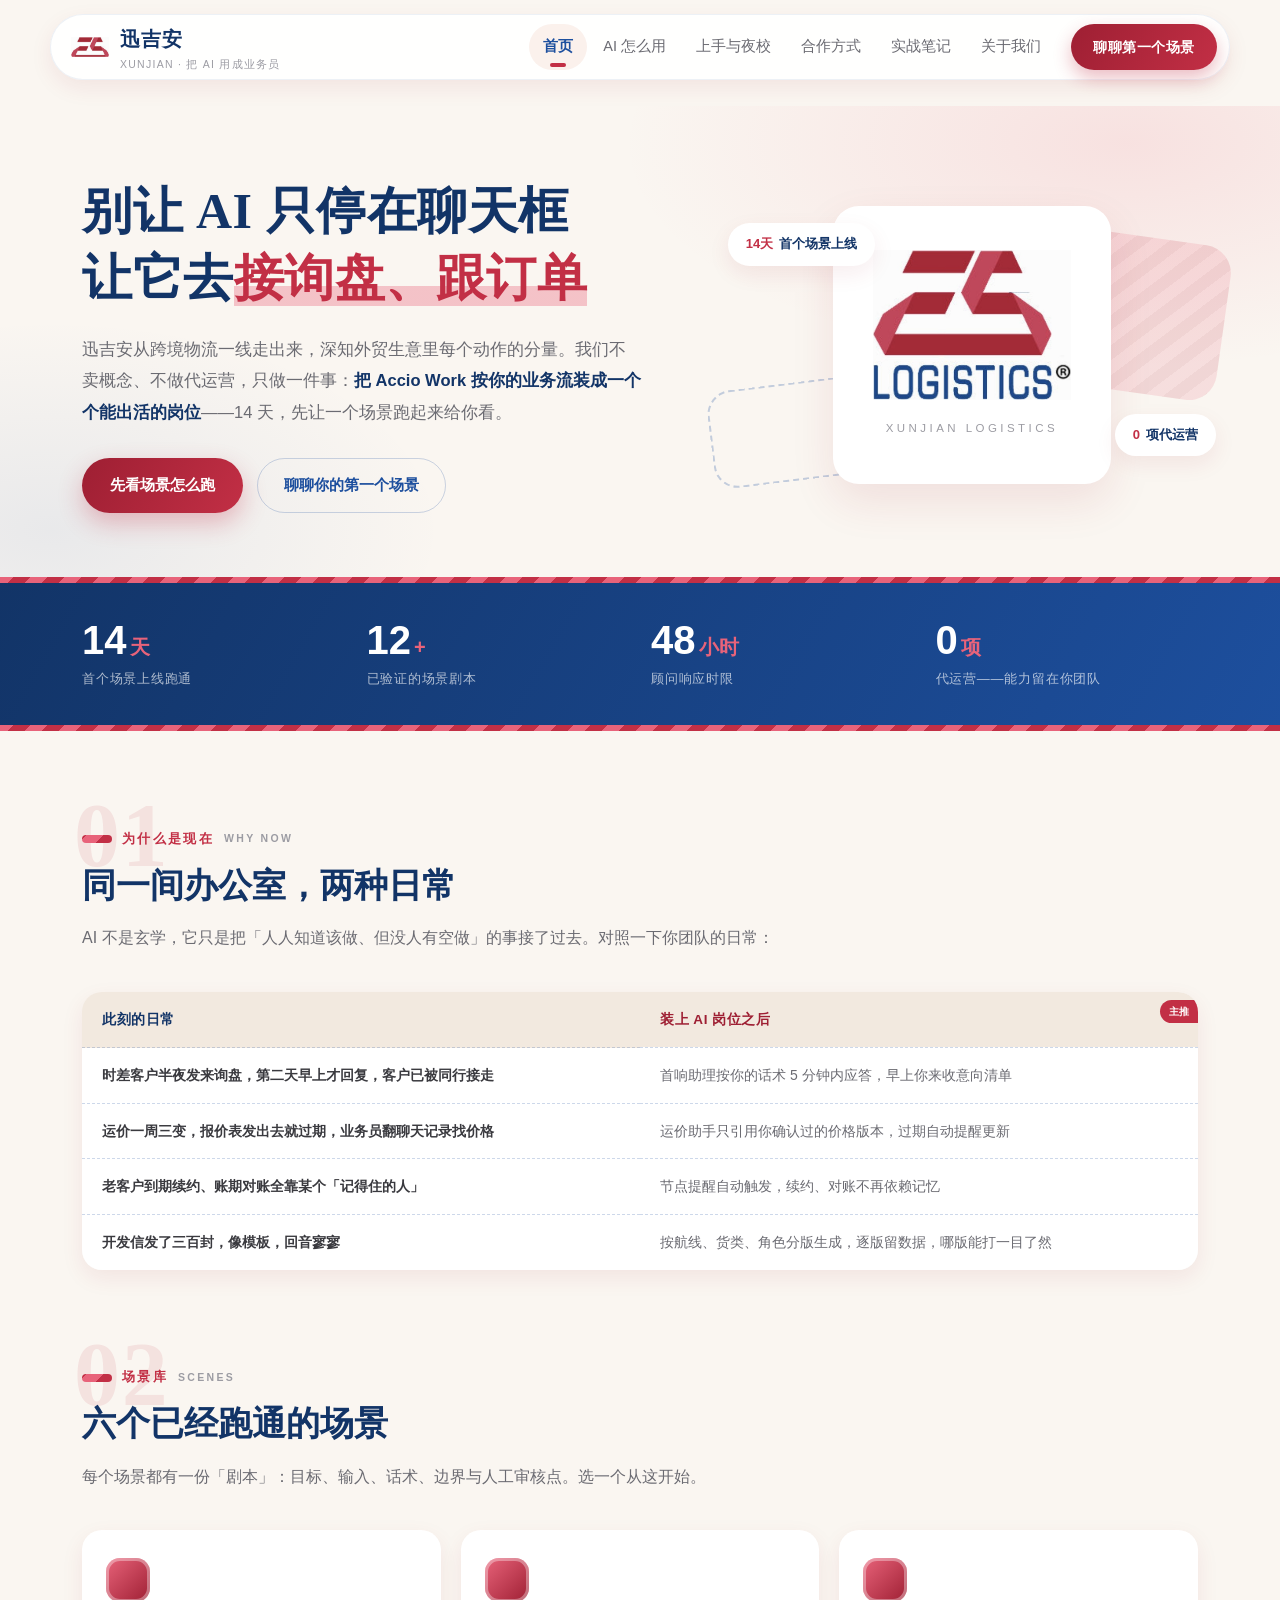
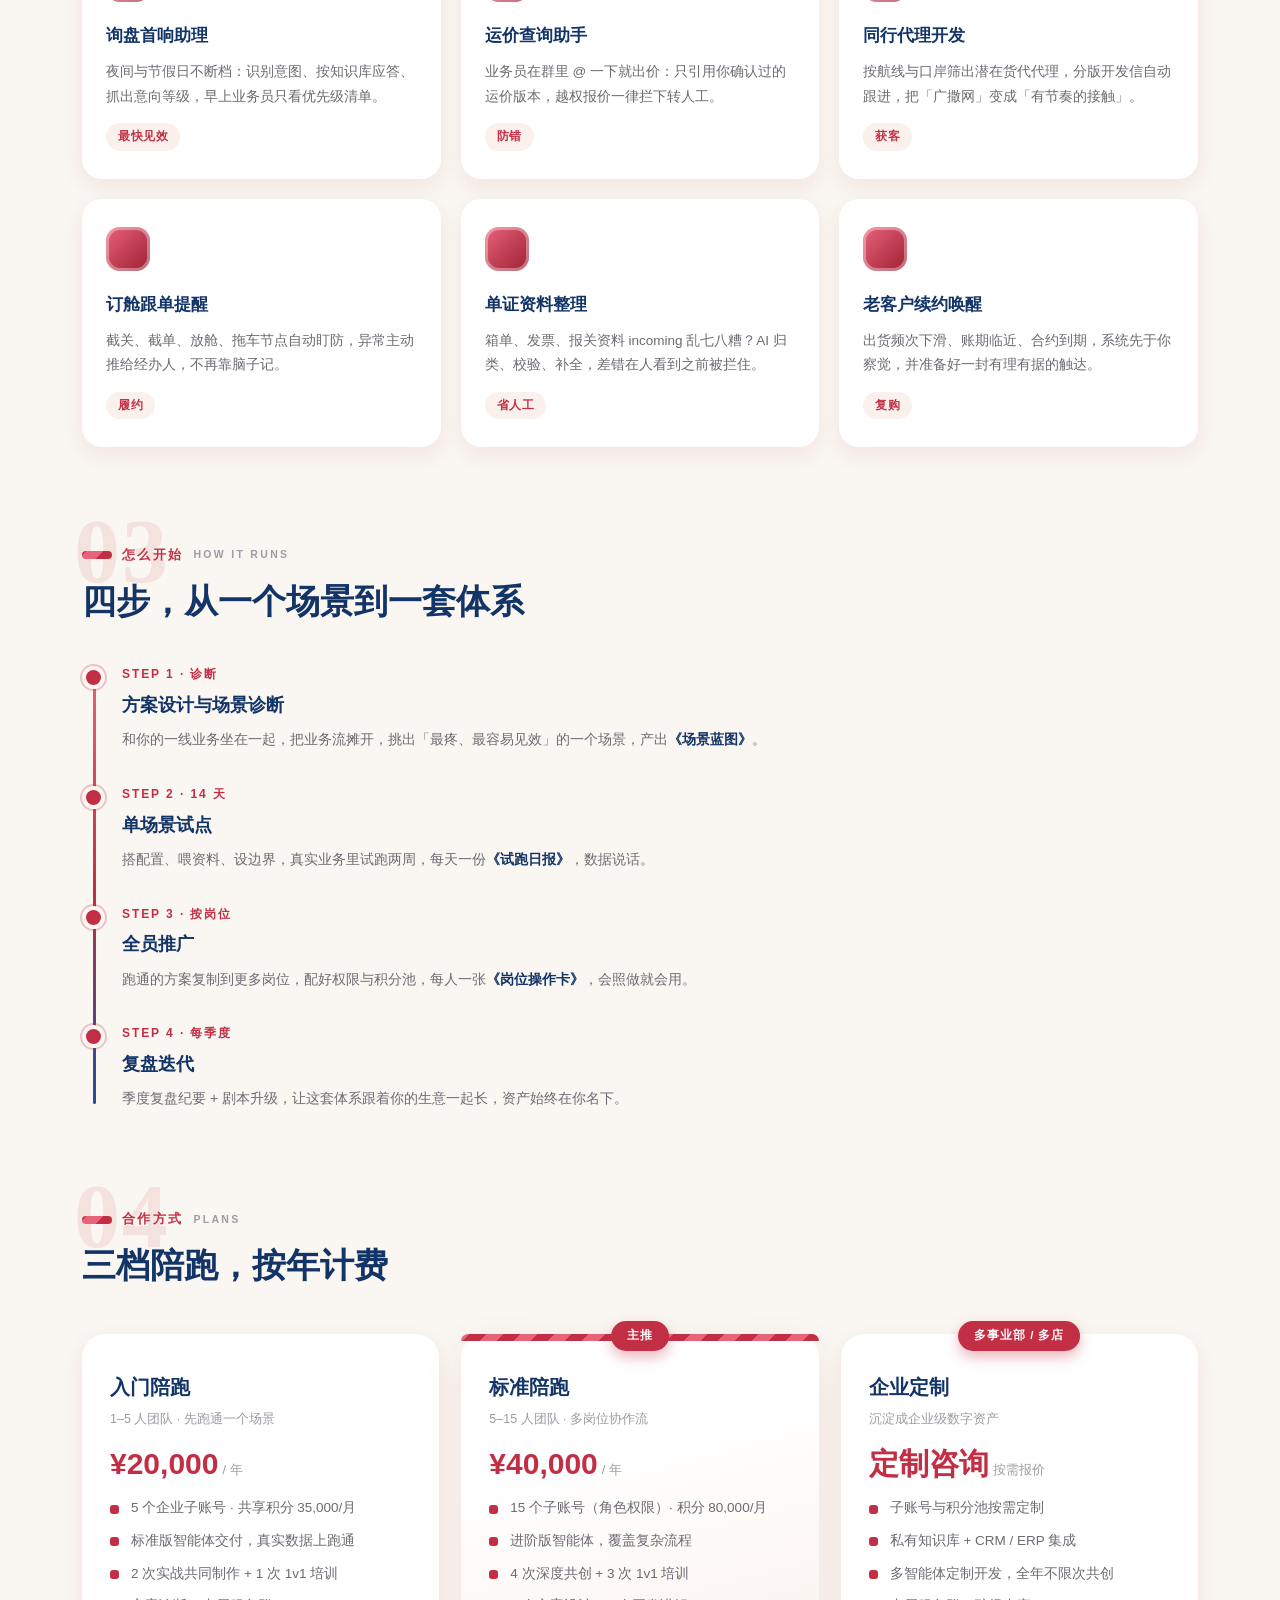
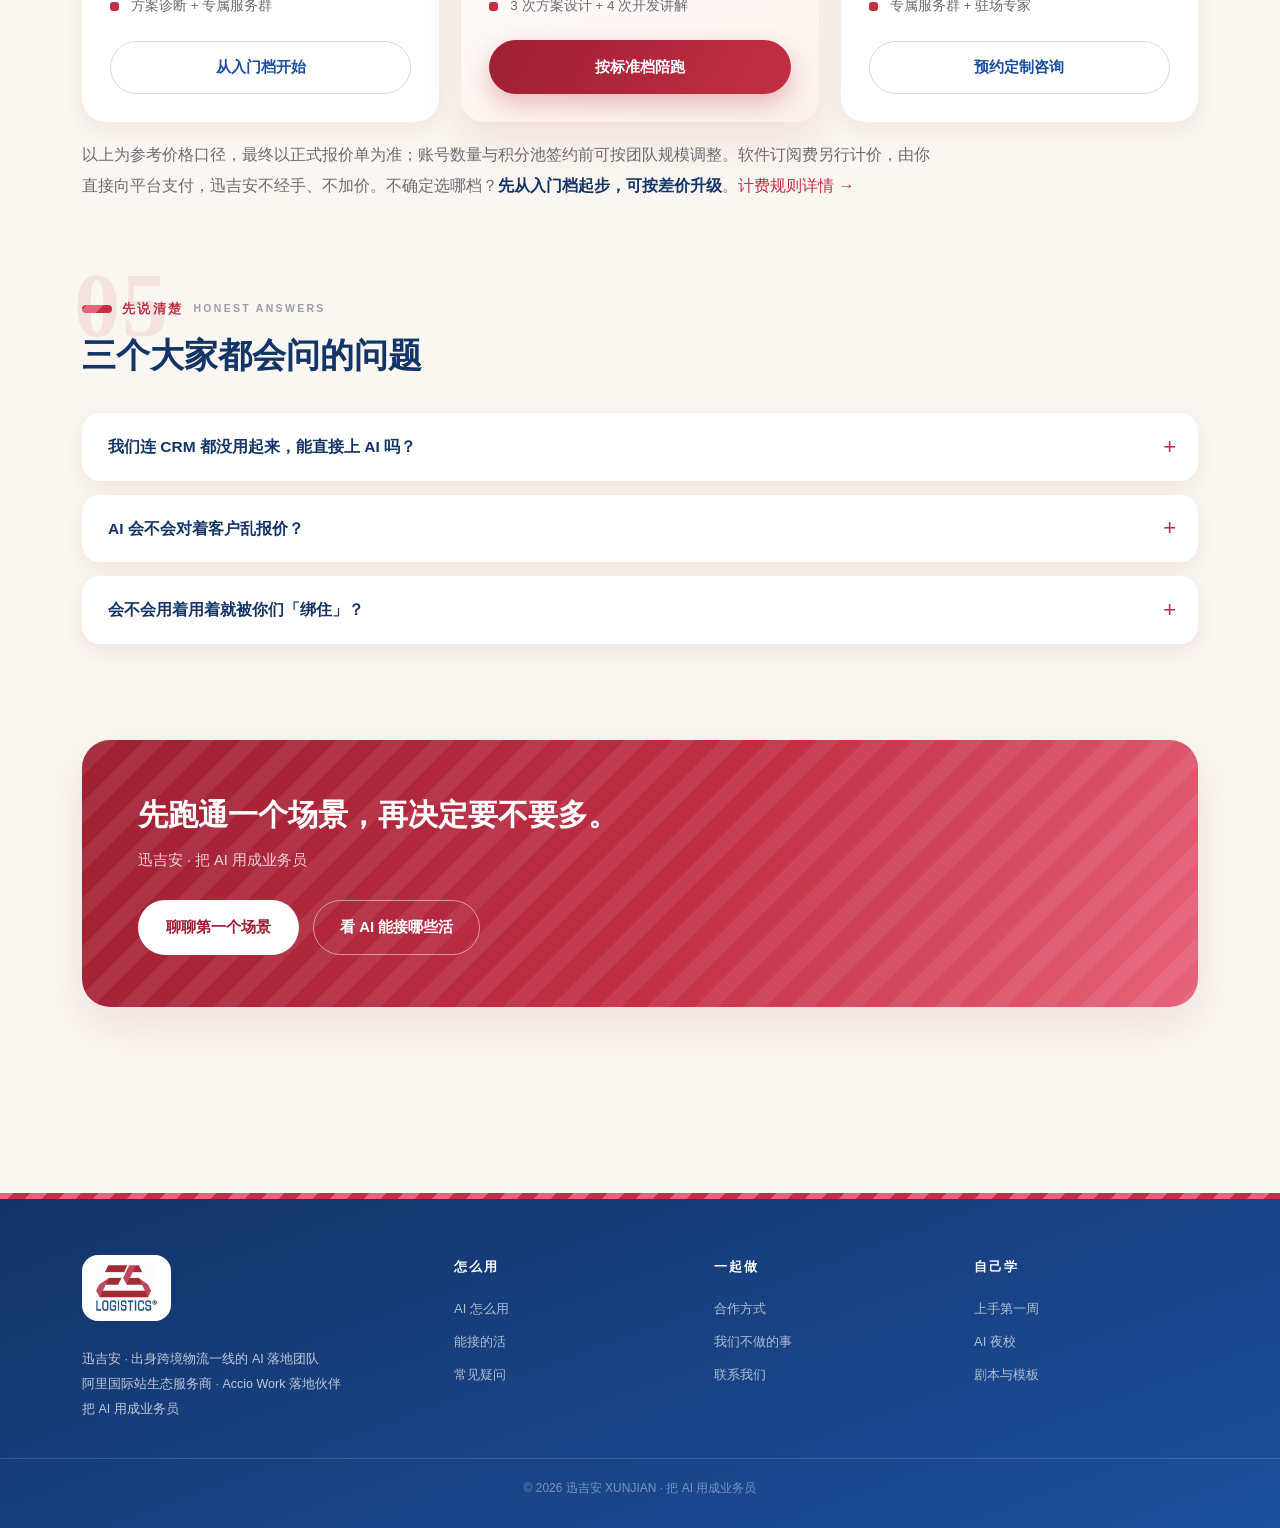
<file: index.html>
<!DOCTYPE html>
<html lang="zh-CN">
<head>
<meta charset="UTF-8">
<meta name="viewport" content="width=device-width, initial-scale=1.0">
<title>迅吉安 · 把 AI 用成业务员 | 物流出海 × Accio Work 落地</title>
<meta name="description" content="迅吉安：出身跨境物流一线的 AI 落地团队。不卖概念、不做代运营，14 天让第一个场景在你的业务里跑起来。">
<link rel="icon" href="assets/mark.png">
<link rel="stylesheet" href="assets/xja.css">
</head>
<body>
<header class="xj-top"><div class="xj-pill">
  <a class="xj-brand" href="index.html"><img src="assets/mark.png" alt="迅吉安"><span><span class="bn">迅吉安</span><span class="bs">XUNJIAN · 把 AI 用成业务员</span></span></a>
  <nav class="xj-nav">
    <a href="index.html" class="on">首页</a>
    <a href="product/index.html">AI 怎么用</a>
    <a href="learn/index.html">上手与夜校</a>
    <a href="service/index.html">合作方式</a>
    <a href="insight/index.html">实战笔记</a>
    <a href="about/index.html">关于我们</a>
  </nav>
  <a class="xj-top-cta" href="about/index.html#contact">聊聊第一个场景</a>
</div></header>

<div class="xj-hero">
  <div class="xj-hero-in">
    <div class="xj-hero-copy">
      <h1>别让 AI 只停在聊天框<br>让它去<span class="mk">接询盘、跟订单</span></h1>
      <p class="xj-hero-p">迅吉安从跨境物流一线走出来，深知外贸生意里每个动作的分量。我们不卖概念、不做代运营，只做一件事：<b>把 Accio Work 按你的业务流装成一个个能出活的岗位</b>——14 天，先让一个场景跑起来给你看。</p>
      <div class="xj-hero-cta">
        <a class="xj-btn xj-btn-p" href="#scenes">先看场景怎么跑</a>
        <a class="xj-btn xj-btn-g" href="about/index.html#contact">聊聊你的第一个场景</a>
      </div>
    </div>
    <div class="xj-visual">
      <div class="xj-logo-card"><img src="assets/logo.jpg" alt="迅吉安 XUNJIAN LOGISTICS"><div class="cap">Xunjian Logistics</div></div>
      <span class="xj-float f1"><i>14天</i>首个场景上线</span>
      <span class="xj-float f2"><i>0</i>项代运营</span>
    </div>
  </div>
</div>

<section class="xj-stats"><div class="xj-stats-in">
  <div class="m"><div class="n">14<i>天</i></div><div class="l">首个场景上线跑通</div></div>
  <div class="m"><div class="n">12<i>+</i></div><div class="l">已验证的场景剧本</div></div>
  <div class="m"><div class="n">48<i>小时</i></div><div class="l">顾问响应时限</div></div>
  <div class="m"><div class="n">0<i>项</i></div><div class="l">代运营——能力留在你团队</div></div>
</div></section>

<div class="xj-main">

  <div class="xj-sec rv" data-num="01">
    <div class="xj-kick">为什么是现在 <small>Why Now</small></div>
    <h2>同一间办公室，两种日常</h2>
  </div>
  <p class="xj-p">AI 不是玄学，它只是把「人人知道该做、但没人有空做」的事接了过去。对照一下你团队的日常：</p>
  <div class="xj-tablewrap rv"><table class="xj-tb">
    <tr><th>此刻的日常</th><th class="hl">装上 AI 岗位之后</th></tr>
    <tr><td>时差客户半夜发来询盘，第二天早上才回复，客户已被同行接走</td><td>首响助理按你的话术 5 分钟内应答，早上你来收意向清单</td></tr>
    <tr><td>运价一周三变，报价表发出去就过期，业务员翻聊天记录找价格</td><td>运价助手只引用你确认过的价格版本，过期自动提醒更新</td></tr>
    <tr><td>老客户到期续约、账期对账全靠某个「记得住的人」</td><td>节点提醒自动触发，续约、对账不再依赖记忆</td></tr>
    <tr><td>开发信发了三百封，像模板，回音寥寥</td><td>按航线、货类、角色分版生成，逐版留数据，哪版能打一目了然</td></tr>
  </table></div>

  <div class="xj-sec rv" data-num="02" id="scenes">
    <div class="xj-kick">场景库 <small>Scenes</small></div>
    <h2>六个已经跑通的场景</h2>
  </div>
  <p class="xj-p">每个场景都有一份「剧本」：目标、输入、话术、边界与人工审核点。选一个从这开始。</p>
  <div class="xj-grid g3">
    <div class="xj-c rv"><div class="chip"></div><h4>询盘首响助理</h4><p>夜间与节假日不断档：识别意图、按知识库应答、抓出意向等级，早上业务员只看优先级清单。</p><span class="tag">最快见效</span></div>
    <div class="xj-c rv"><div class="chip"></div><h4>运价查询助手</h4><p>业务员在群里 @ 一下就出价：只引用你确认过的运价版本，越权报价一律拦下转人工。</p><span class="tag">防错</span></div>
    <div class="xj-c rv"><div class="chip"></div><h4>同行代理开发</h4><p>按航线与口岸筛出潜在货代代理，分版开发信自动跟进，把「广撒网」变成「有节奏的接触」。</p><span class="tag">获客</span></div>
    <div class="xj-c rv"><div class="chip"></div><h4>订舱跟单提醒</h4><p>截关、截单、放舱、拖车节点自动盯防，异常主动推给经办人，不再靠脑子记。</p><span class="tag">履约</span></div>
    <div class="xj-c rv"><div class="chip"></div><h4>单证资料整理</h4><p>箱单、发票、报关资料 incoming 乱七八糟？AI 归类、校验、补全，差错在人看到之前被拦住。</p><span class="tag">省人工</span></div>
    <div class="xj-c rv"><div class="chip"></div><h4>老客户续约唤醒</h4><p>出货频次下滑、账期临近、合约到期，系统先于你察觉，并准备好一封有理有据的触达。</p><span class="tag">复购</span></div>
  </div>

  <div class="xj-sec rv" data-num="03">
    <div class="xj-kick">怎么开始 <small>How It Runs</small></div>
    <h2>四步，从一个场景到一套体系</h2>
  </div>
  <div class="xj-tl">
    <div class="ti rv"><div class="k">STEP 1 · 诊断</div><h5>方案设计与场景诊断</h5><p>和你的一线业务坐在一起，把业务流摊开，挑出「最疼、最容易见效」的一个场景，产出<b>《场景蓝图》</b>。</p></div>
    <div class="ti rv"><div class="k">STEP 2 · 14 天</div><h5>单场景试点</h5><p>搭配置、喂资料、设边界，真实业务里试跑两周，每天一份<b>《试跑日报》</b>，数据说话。</p></div>
    <div class="ti rv"><div class="k">STEP 3 · 按岗位</div><h5>全员推广</h5><p>跑通的方案复制到更多岗位，配好权限与积分池，每人一张<b>《岗位操作卡》</b>，会照做就会用。</p></div>
    <div class="ti rv"><div class="k">STEP 4 · 每季度</div><h5>复盘迭代</h5><p>季度复盘纪要 + 剧本升级，让这套体系跟着你的生意一起长，资产始终在你名下。</p></div>
  </div>

  <div class="xj-sec rv" data-num="04" id="plans">
    <div class="xj-kick">合作方式 <small>Plans</small></div>
    <h2>三档陪跑，按年计费</h2>
  </div>
  <div class="xj-plans">
    <div class="xj-plan rv">
      <h4>入门陪跑</h4><div class="for">1–5 人团队 · 先跑通一个场景</div>
      <div class="pv">¥20,000<small>/ 年</small></div>
      <ul>
        <li>5 个企业子账号 · 共享积分 35,000/月</li>
        <li>标准版智能体交付，真实数据上跑通</li>
        <li>2 次实战共同制作 + 1 次 1v1 培训</li>
        <li>方案诊断 + 专属服务群</li>
      </ul>
      <div class="cta"><a class="xj-btn xj-btn-g" href="about/index.html#contact">从入门档开始</a></div>
    </div>
    <div class="xj-plan hot rv">
      <span class="badge">主推</span>
      <h4>标准陪跑</h4><div class="for">5–15 人团队 · 多岗位协作流</div>
      <div class="pv">¥40,000<small>/ 年</small></div>
      <ul>
        <li>15 个子账号（角色权限）· 积分 80,000/月</li>
        <li>进阶版智能体，覆盖复杂流程</li>
        <li>4 次深度共创 + 3 次 1v1 培训</li>
        <li>3 次方案设计 + 4 次开发讲解</li>
      </ul>
      <div class="cta"><a class="xj-btn xj-btn-p" href="about/index.html#contact">按标准档陪跑</a></div>
    </div>
    <div class="xj-plan rv">
      <span class="badge">多事业部 / 多店</span>
      <h4>企业定制</h4><div class="for">沉淀成企业级数字资产</div>
      <div class="pv">定制咨询<small>按需报价</small></div>
      <ul>
        <li>子账号与积分池按需定制</li>
        <li>私有知识库 + CRM / ERP 集成</li>
        <li>多智能体定制开发，全年不限次共创</li>
        <li>专属服务群 + 驻场专家</li>
      </ul>
      <div class="cta"><a class="xj-btn xj-btn-g" href="about/index.html#contact">预约定制咨询</a></div>
    </div>
  </div>
  <p class="xj-p" style="margin-top:18px">以上为参考价格口径，最终以正式报价单为准；账号数量与积分池签约前可按团队规模调整。软件订阅费另行计价，由你直接向平台支付，迅吉安不经手、不加价。不确定选哪档？<b>先从入门档起步，可按差价升级</b>。<a href="service/index.html">计费规则详情 →</a></p>

  <div class="xj-sec rv" data-num="05">
    <div class="xj-kick">先说清楚 <small>Honest Answers</small></div>
    <h2>三个大家都会问的问题</h2>
  </div>
  <div class="xj-faq">
    <details class="rv"><summary>我们连 CRM 都没用起来，能直接上 AI 吗？</summary><p>能，但第一场景会选在「不需要历史数据也能跑」的环节，比如询盘首响或运价应答。数据积累恰恰是上 AI 的副产品，而不是前置条件。</p></details>
    <details class="rv"><summary>AI 会不会对着客户乱报价？</summary><p>不会。运价与费用类助手只引用你确认过的价格版本，任何超出版本范围的请求都会被拦下转人工。报价纪律是剧本的第一条边界。</p></details>
    <details class="rv"><summary>会不会用着用着就被你们「绑住」？</summary><p>恰好相反：配置、剧本、话术、操作卡全部归属企业，导出格式交付，不依赖迅吉安也能继续运行。我们需要你续约，靠的是下一个场景的性价比，不是锁。</p></details>
  </div>

  <div class="xj-band rv"><div class="xj-band-in">
    <h3>先跑通一个场景，再决定要不要多。</h3>
    <p>迅吉安 · 把 AI 用成业务员</p>
    <div class="acts">
      <a class="xj-btn xj-btn-p" href="about/index.html#contact">聊聊第一个场景</a>
      <a class="xj-btn xj-btn-g" href="product/index.html">看 AI 能接哪些活</a>
    </div>
  </div></div>
</div>

<footer class="xj-footer"><div class="xj-footer-in">
  <div class="fb"><span class="chip"><img src="assets/logo.jpg" alt="迅吉安"></span><p>迅吉安 · 出身跨境物流一线的 AI 落地团队<br>阿里国际站生态服务商 · Accio Work 落地伙伴<br>把 AI 用成业务员</p></div>
  <div><h6>怎么用</h6><a href="product/index.html">AI 怎么用</a><a href="product/index.html#jobs">能接的活</a><a href="product/index.html#faq">常见疑问</a></div>
  <div><h6>一起做</h6><a href="service/index.html">合作方式</a><a href="service/index.html#rules">我们不做的事</a><a href="about/index.html#contact">联系我们</a></div>
  <div><h6>自己学</h6><a href="learn/index.html">上手第一周</a><a href="learn/index.html#night">AI 夜校</a><a href="learn/index.html#lib">剧本与模板</a></div>
</div>
<div class="copy">© <span data-year>2026</span> 迅吉安 XUNJIAN · 把 AI 用成业务员</div>
</footer>
<script src="assets/xja.js"></script>
</body>
</html>
</file>
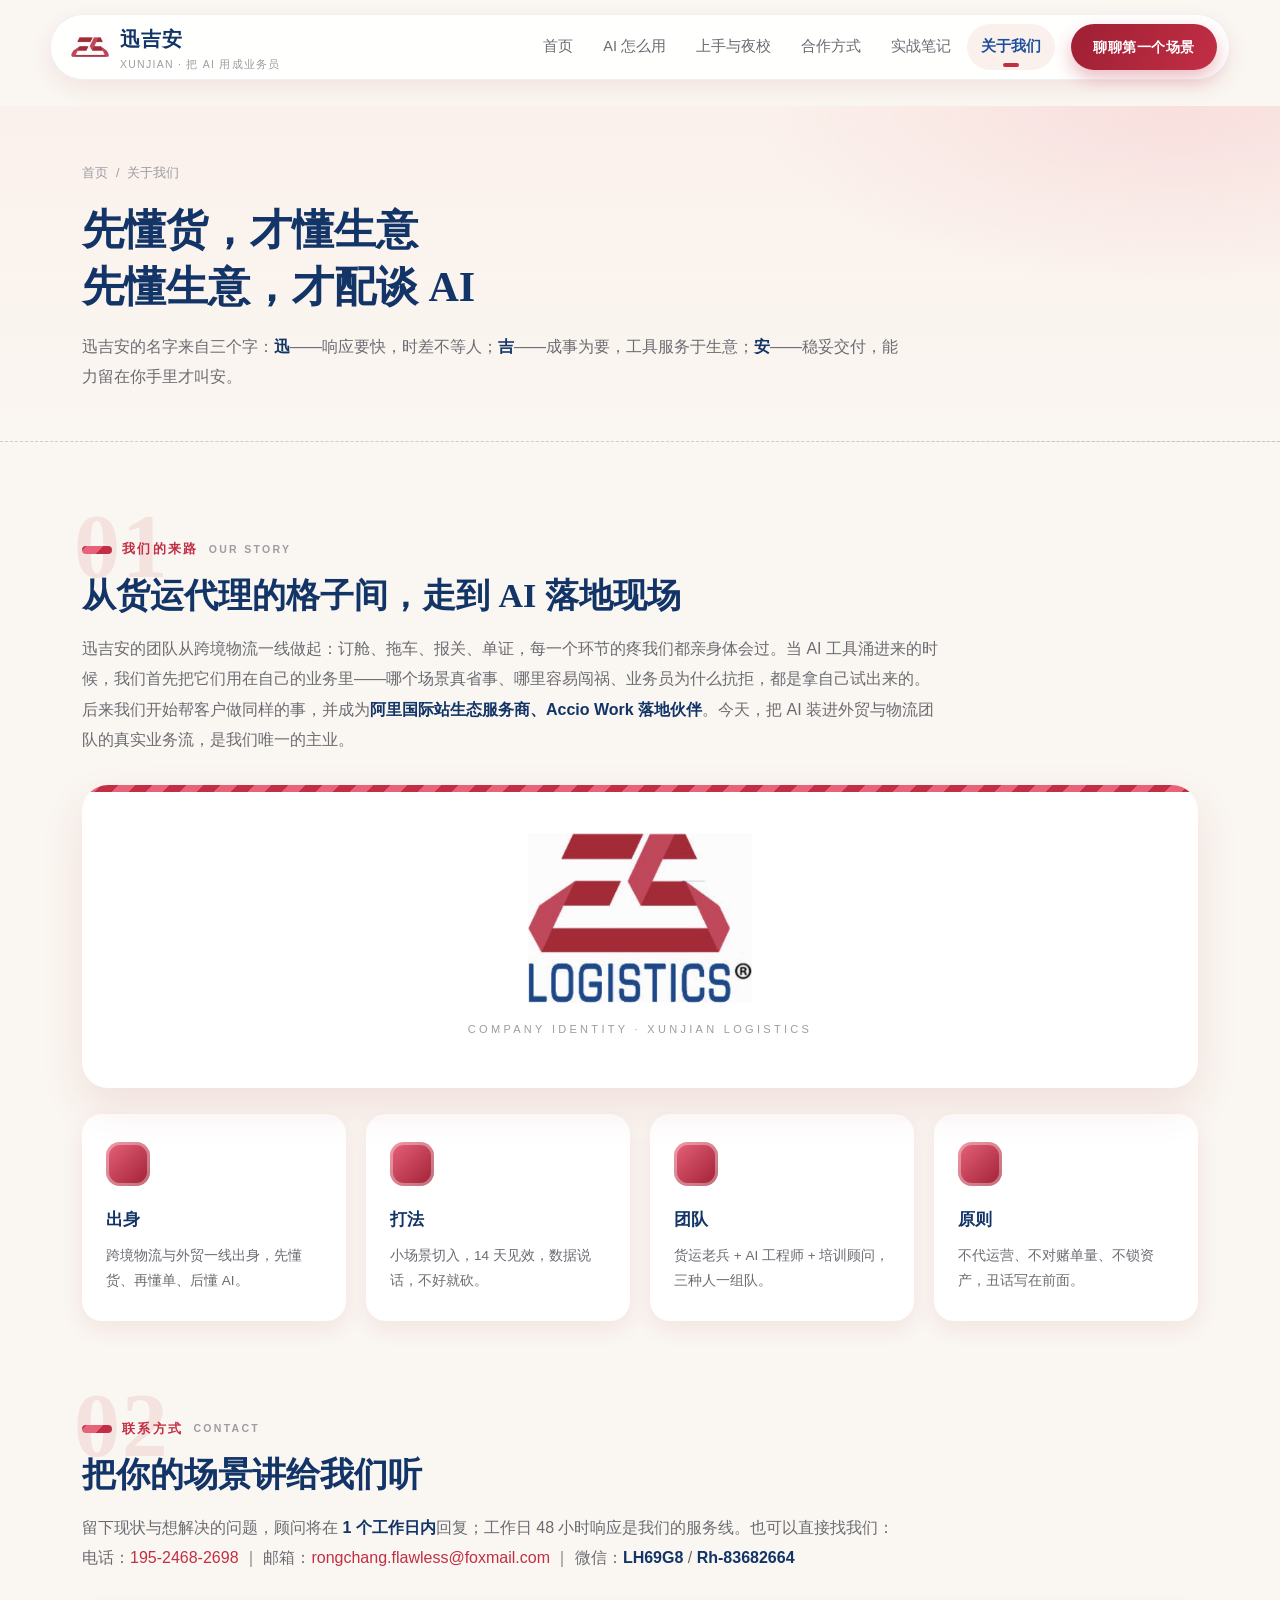
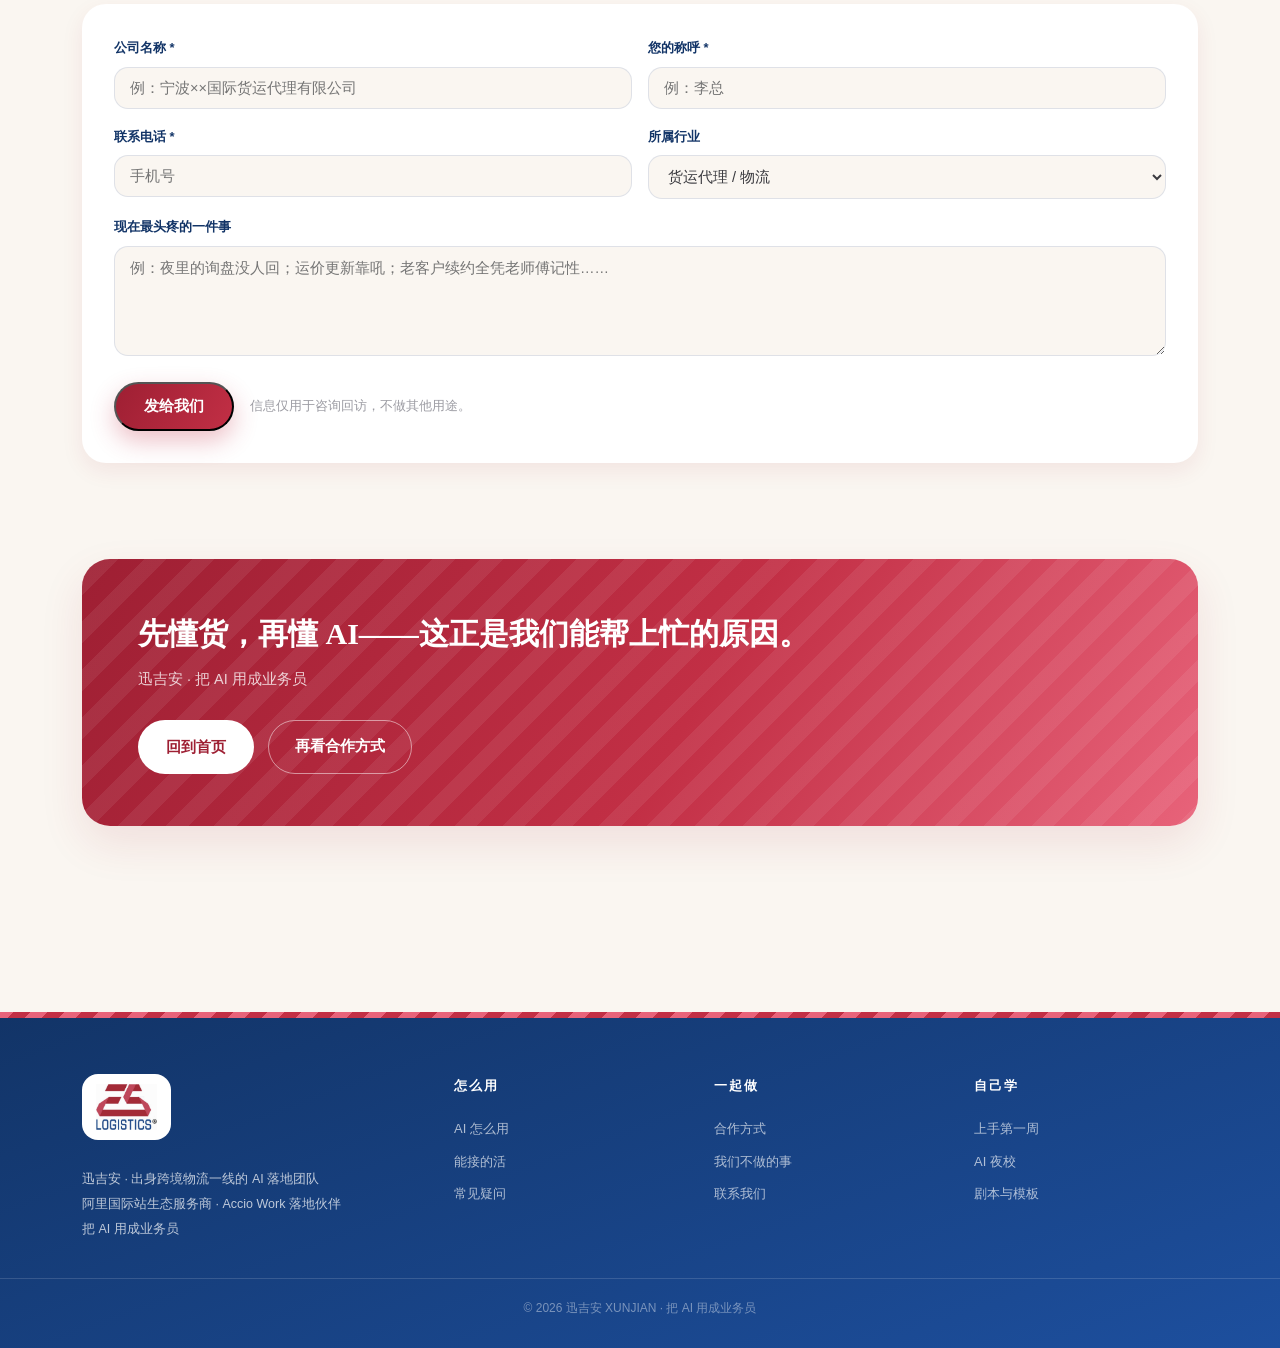
<file: about/index.html>
<!DOCTYPE html>
<html lang="zh-CN">
<head>
<meta charset="UTF-8">
<meta name="viewport" content="width=device-width, initial-scale=1.0">
<title>关于我们 · 迅吉安 —— 物流出海 × AI 落地</title>
<meta name="description" content="迅吉安：出身跨境物流一线的 AI 落地团队。出身、打法、团队与原则，以及联系方式。">
<link rel="icon" href="../assets/mark.png">
<link rel="stylesheet" href="../assets/xja.css">
</head>
<body>
<header class="xj-top"><div class="xj-pill">
  <a class="xj-brand" href="../index.html"><img src="../assets/mark.png" alt="迅吉安"><span><span class="bn">迅吉安</span><span class="bs">XUNJIAN · 把 AI 用成业务员</span></span></a>
  <nav class="xj-nav">
    <a href="../index.html">首页</a>
    <a href="../product/index.html">AI 怎么用</a>
    <a href="../learn/index.html">上手与夜校</a>
    <a href="../service/index.html">合作方式</a>
    <a href="../insight/index.html">实战笔记</a>
    <a href="index.html" class="on">关于我们</a>
  </nav>
  <a class="xj-top-cta" href="#contact">聊聊第一个场景</a>
</div></header>

<div class="xj-page-hero"><div class="in">
  <div class="xj-crumb"><a href="../index.html">首页</a><span>/</span><span>关于我们</span></div>
  <h1>先懂货，才懂生意<br>先懂生意，才配谈 AI</h1>
  <p class="lede">迅吉安的名字来自三个字：<b>迅</b>——响应要快，时差不等人；<b>吉</b>——成事为要，工具服务于生意；<b>安</b>——稳妥交付，能力留在你手里才叫安。</p>
</div></div>

<div class="xj-main">

  <div class="xj-sec rv" data-num="01">
    <div class="xj-kick">我们的来路 <small>Our Story</small></div>
    <h2>从货运代理的格子间，走到 AI 落地现场</h2>
  </div>
  <p class="xj-p">迅吉安的团队从跨境物流一线做起：订舱、拖车、报关、单证，每一个环节的疼我们都亲身体会过。当 AI 工具涌进来的时候，我们首先把它们用在自己的业务里——哪个场景真省事、哪里容易闯祸、业务员为什么抗拒，都是拿自己试出来的。后来我们开始帮客户做同样的事，并成为<b>阿里国际站生态服务商、Accio Work 落地伙伴</b>。今天，把 AI 装进外贸与物流团队的真实业务流，是我们唯一的主业。</p>
  <div class="xj-showcase rv">
    <img src="../assets/logo.jpg" alt="迅吉安 XUNJIAN LOGISTICS 公司标志">
    <div class="cap">Company Identity · Xunjian Logistics</div>
  </div>
  <div class="xj-grid" style="margin-top:26px">
    <div class="xj-c rv"><div class="chip"></div><h4>出身</h4><p>跨境物流与外贸一线出身，先懂货、再懂单、后懂 AI。</p></div>
    <div class="xj-c rv"><div class="chip"></div><h4>打法</h4><p>小场景切入，14 天见效，数据说话，不好就砍。</p></div>
    <div class="xj-c rv"><div class="chip"></div><h4>团队</h4><p>货运老兵 + AI 工程师 + 培训顾问，三种人一组队。</p></div>
    <div class="xj-c rv"><div class="chip"></div><h4>原则</h4><p>不代运营、不对赌单量、不锁资产，丑话写在前面。</p></div>
  </div>

  <div class="xj-sec rv" data-num="02" id="contact">
    <div class="xj-kick">联系方式 <small>Contact</small></div>
    <h2>把你的场景讲给我们听</h2>
  </div>
  <p class="xj-p">留下现状与想解决的问题，顾问将在 <b>1 个工作日内</b>回复；工作日 48 小时响应是我们的服务线。也可以直接找我们：<br>
  电话：<a href="tel:19524682698">195-2468-2698</a> ｜ 邮箱：<a href="mailto:rongchang.flawless@foxmail.com">rongchang.flawless@foxmail.com</a> ｜ 微信：<b>LH69G8</b> / <b>Rh-83682664</b></p>
  <form class="xj-form rv" onsubmit="event.preventDefault();alert('演示站点：表单未接入后端。接入后可发送到企业邮箱或 CRM。');">
    <div><label for="f-company">公司名称 *</label><input id="f-company" required placeholder="例：宁波××国际货运代理有限公司"></div>
    <div><label for="f-name">您的称呼 *</label><input id="f-name" required placeholder="例：李总"></div>
    <div><label for="f-phone">联系电话 *</label><input id="f-phone" required type="tel" placeholder="手机号"></div>
    <div><label for="f-trade">所属行业</label><select id="f-trade"><option>货运代理 / 物流</option><option>外贸工厂</option><option>贸易公司</option><option>其他出海业务</option></select></div>
    <div class="full"><label for="f-need">现在最头疼的一件事</label><textarea id="f-need" placeholder="例：夜里的询盘没人回；运价更新靠吼；老客户续约全凭老师傅记性……"></textarea></div>
    <div class="send"><button class="xj-btn xj-btn-p" type="submit">发给我们</button><span class="tip">信息仅用于咨询回访，不做其他用途。</span></div>
  </form>

  <div class="xj-band rv"><div class="xj-band-in">
    <h3>先懂货，再懂 AI——这正是我们能帮上忙的原因。</h3>
    <p>迅吉安 · 把 AI 用成业务员</p>
    <div class="acts"><a class="xj-btn xj-btn-p" href="../index.html">回到首页</a><a class="xj-btn xj-btn-g" href="../service/index.html#ways">再看合作方式</a></div>
  </div></div>
</div>

<footer class="xj-footer"><div class="xj-footer-in">
  <div class="fb"><span class="chip"><img src="../assets/logo.jpg" alt="迅吉安"></span><p>迅吉安 · 出身跨境物流一线的 AI 落地团队<br>阿里国际站生态服务商 · Accio Work 落地伙伴<br>把 AI 用成业务员</p></div>
  <div><h6>怎么用</h6><a href="../product/index.html">AI 怎么用</a><a href="../product/index.html#jobs">能接的活</a><a href="../product/index.html#faq">常见疑问</a></div>
  <div><h6>一起做</h6><a href="../service/index.html">合作方式</a><a href="../service/index.html#rules">我们不做的事</a><a href="index.html#contact">联系我们</a></div>
  <div><h6>自己学</h6><a href="../learn/index.html">上手第一周</a><a href="../learn/index.html#night">AI 夜校</a><a href="../learn/index.html#lib">剧本与模板</a></div>
</div>
<div class="copy">© <span data-year>2026</span> 迅吉安 XUNJIAN · 把 AI 用成业务员</div>
</footer>
<script src="../assets/xja.js"></script>
</body>
</html>
</file>
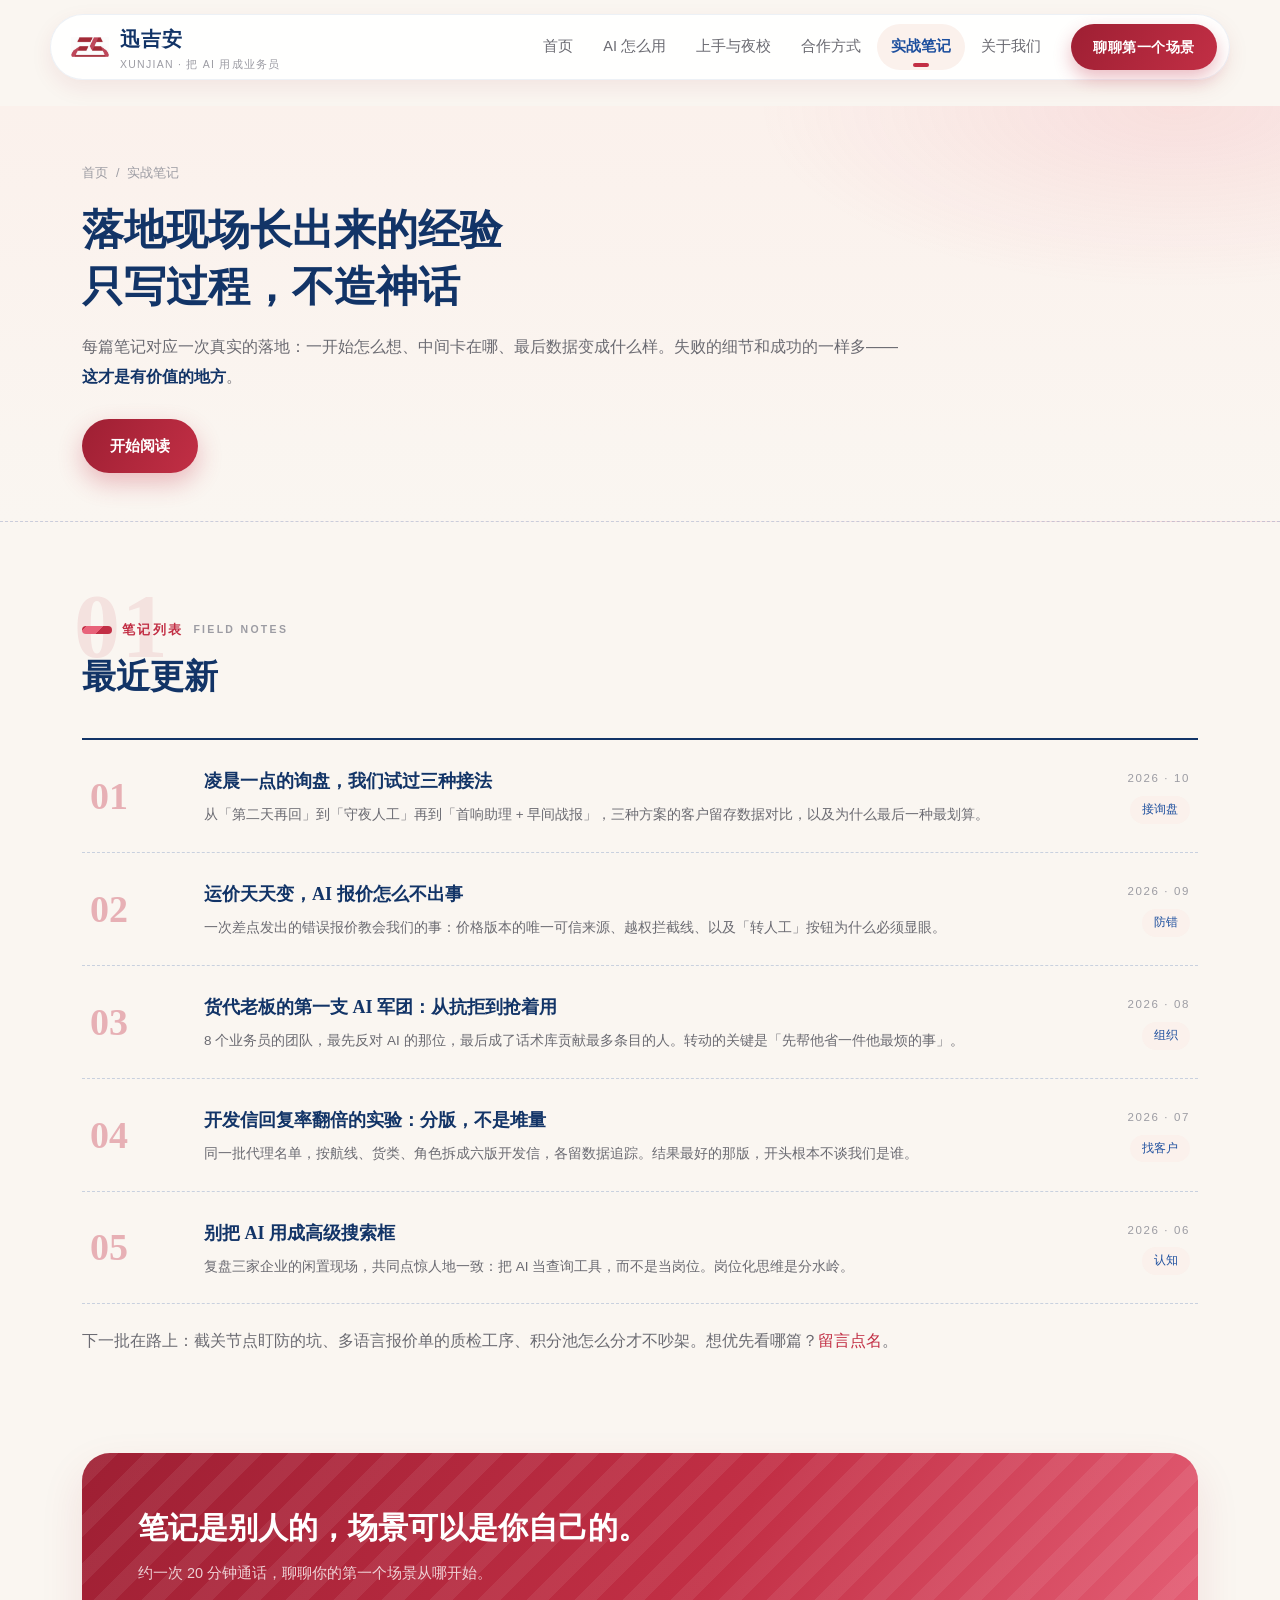
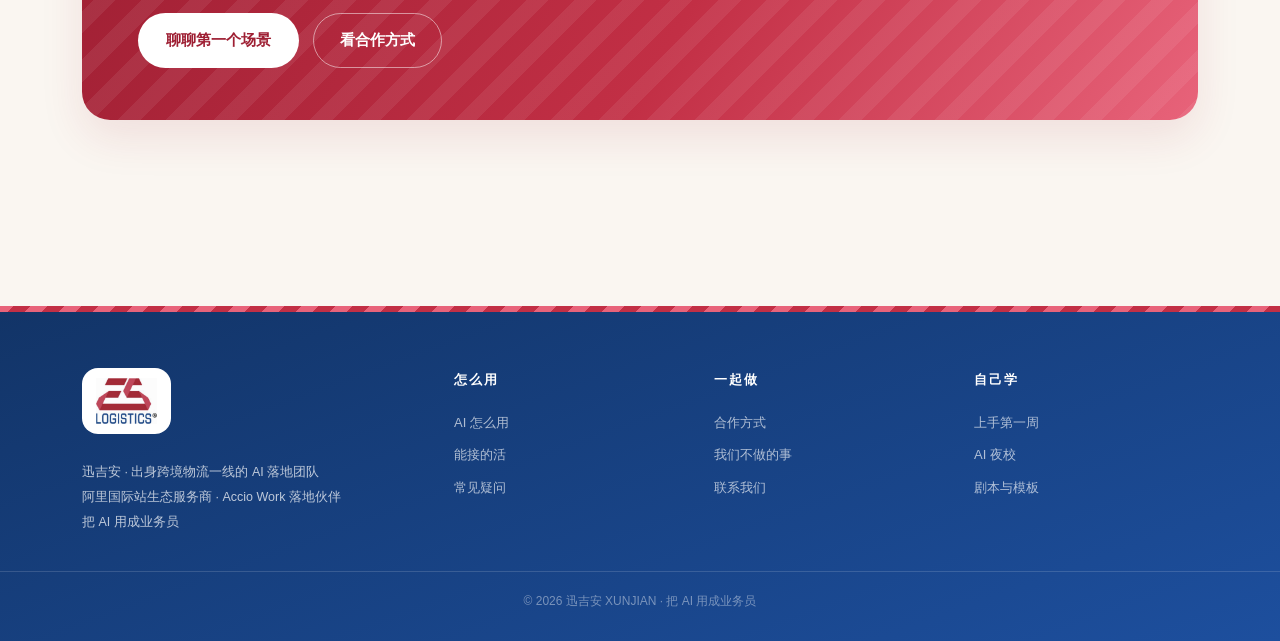
<file: insight/index.html>
<!DOCTYPE html>
<html lang="zh-CN">
<head>
<meta charset="UTF-8">
<meta name="viewport" content="width=device-width, initial-scale=1.0">
<title>实战笔记 · 迅吉安 —— 落地现场长出来的经验</title>
<meta name="description" content="迅吉安实战笔记：物流与外贸团队的 AI 落地现场复盘，只写过程与数据。">
<link rel="icon" href="../assets/mark.png">
<link rel="stylesheet" href="../assets/xja.css">
</head>
<body>
<header class="xj-top"><div class="xj-pill">
  <a class="xj-brand" href="../index.html"><img src="../assets/mark.png" alt="迅吉安"><span><span class="bn">迅吉安</span><span class="bs">XUNJIAN · 把 AI 用成业务员</span></span></a>
  <nav class="xj-nav">
    <a href="../index.html">首页</a>
    <a href="../product/index.html">AI 怎么用</a>
    <a href="../learn/index.html">上手与夜校</a>
    <a href="../service/index.html">合作方式</a>
    <a href="index.html" class="on">实战笔记</a>
    <a href="../about/index.html">关于我们</a>
  </nav>
  <a class="xj-top-cta" href="../about/index.html#contact">聊聊第一个场景</a>
</div></header>

<div class="xj-page-hero"><div class="in">
  <div class="xj-crumb"><a href="../index.html">首页</a><span>/</span><span>实战笔记</span></div>
  <h1>落地现场长出来的经验<br>只写过程，不造神话</h1>
  <p class="lede">每篇笔记对应一次真实的落地：一开始怎么想、中间卡在哪、最后数据变成什么样。失败的细节和成功的一样多——<b>这才是有价值的地方</b>。</p>
  <div class="xj-hero-cta"><a class="xj-btn xj-btn-p" href="#list">开始阅读</a></div>
</div></div>

<div class="xj-main">

  <div class="xj-sec rv" data-num="01" id="list">
    <div class="xj-kick">笔记列表 <small>Field Notes</small></div>
    <h2>最近更新</h2>
  </div>
  <div class="xj-idx">
    <div class="row rv"><div class="no">01</div><div><h5>凌晨一点的询盘，我们试过三种接法</h5><p>从「第二天再回」到「守夜人工」再到「首响助理 + 早间战报」，三种方案的客户留存数据对比，以及为什么最后一种最划算。</p></div><div class="meta"><span class="en">2026 · 10</span><span>接询盘</span></div></div>
    <div class="row rv"><div class="no">02</div><div><h5>运价天天变，AI 报价怎么不出事</h5><p>一次差点发出的错误报价教会我们的事：价格版本的唯一可信来源、越权拦截线、以及「转人工」按钮为什么必须显眼。</p></div><div class="meta"><span class="en">2026 · 09</span><span>防错</span></div></div>
    <div class="row rv"><div class="no">03</div><div><h5>货代老板的第一支 AI 军团：从抗拒到抢着用</h5><p>8 个业务员的团队，最先反对 AI 的那位，最后成了话术库贡献最多条目的人。转动的关键是「先帮他省一件他最烦的事」。</p></div><div class="meta"><span class="en">2026 · 08</span><span>组织</span></div></div>
    <div class="row rv"><div class="no">04</div><div><h5>开发信回复率翻倍的实验：分版，不是堆量</h5><p>同一批代理名单，按航线、货类、角色拆成六版开发信，各留数据追踪。结果最好的那版，开头根本不谈我们是谁。</p></div><div class="meta"><span class="en">2026 · 07</span><span>找客户</span></div></div>
    <div class="row rv"><div class="no">05</div><div><h5>别把 AI 用成高级搜索框</h5><p>复盘三家企业的闲置现场，共同点惊人地一致：把 AI 当查询工具，而不是当岗位。岗位化思维是分水岭。</p></div><div class="meta"><span class="en">2026 · 06</span><span>认知</span></div></div>
  </div>
  <p class="xj-p" style="margin-top:22px">下一批在路上：截关节点盯防的坑、多语言报价单的质检工序、积分池怎么分才不吵架。想优先看哪篇？<a href="../about/index.html#contact">留言点名</a>。</p>

  <div class="xj-band rv"><div class="xj-band-in">
    <h3>笔记是别人的，场景可以是你自己的。</h3>
    <p>约一次 20 分钟通话，聊聊你的第一个场景从哪开始。</p>
    <div class="acts">
      <a class="xj-btn xj-btn-p" href="../about/index.html#contact">聊聊第一个场景</a>
      <a class="xj-btn xj-btn-g" href="../service/index.html">看合作方式</a>
    </div>
  </div></div>
</div>

<footer class="xj-footer"><div class="xj-footer-in">
  <div class="fb"><span class="chip"><img src="../assets/logo.jpg" alt="迅吉安"></span><p>迅吉安 · 出身跨境物流一线的 AI 落地团队<br>阿里国际站生态服务商 · Accio Work 落地伙伴<br>把 AI 用成业务员</p></div>
  <div><h6>怎么用</h6><a href="../product/index.html">AI 怎么用</a><a href="../product/index.html#jobs">能接的活</a><a href="../product/index.html#faq">常见疑问</a></div>
  <div><h6>一起做</h6><a href="../service/index.html">合作方式</a><a href="../service/index.html#rules">我们不做的事</a><a href="../about/index.html#contact">联系我们</a></div>
  <div><h6>自己学</h6><a href="../learn/index.html">上手第一周</a><a href="../learn/index.html#night">AI 夜校</a><a href="../learn/index.html#lib">剧本与模板</a></div>
</div>
<div class="copy">© <span data-year>2026</span> 迅吉安 XUNJIAN · 把 AI 用成业务员</div>
</footer>
<script src="../assets/xja.js"></script>
</body>
</html>
</file>
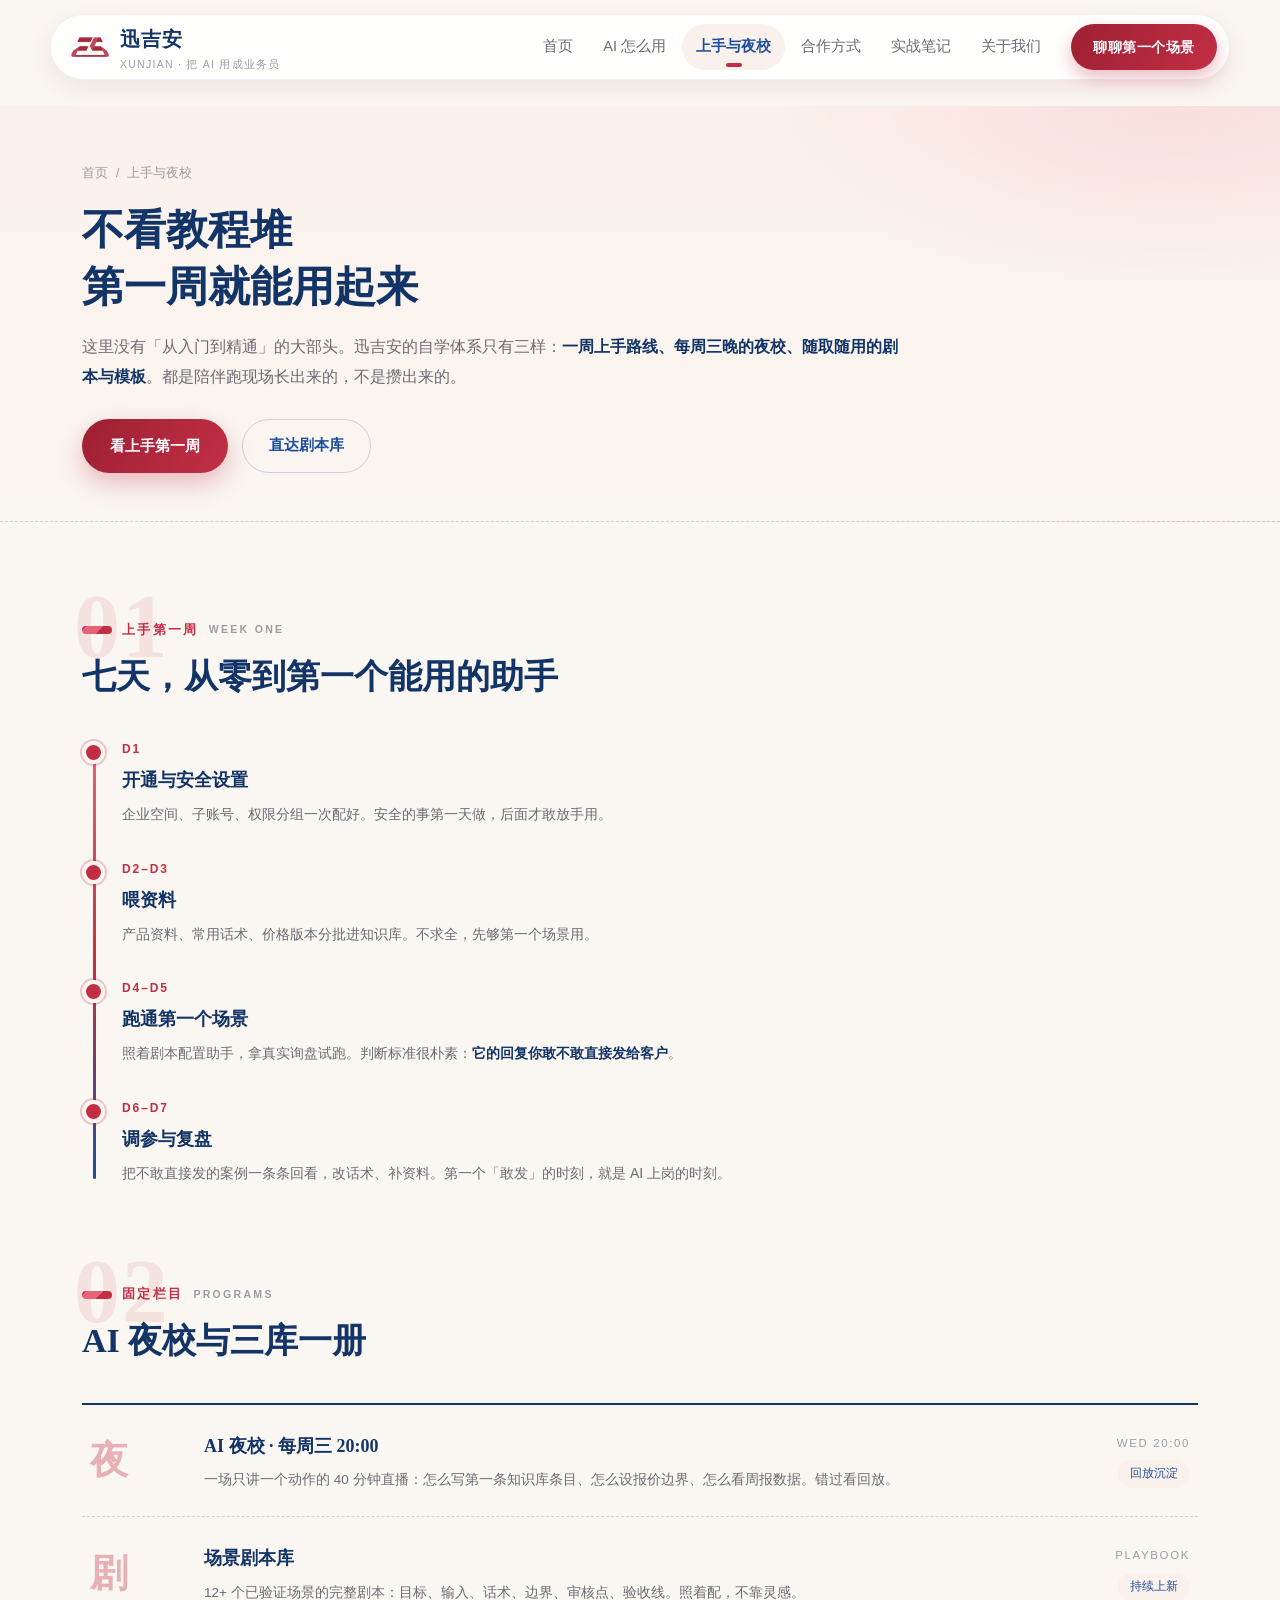
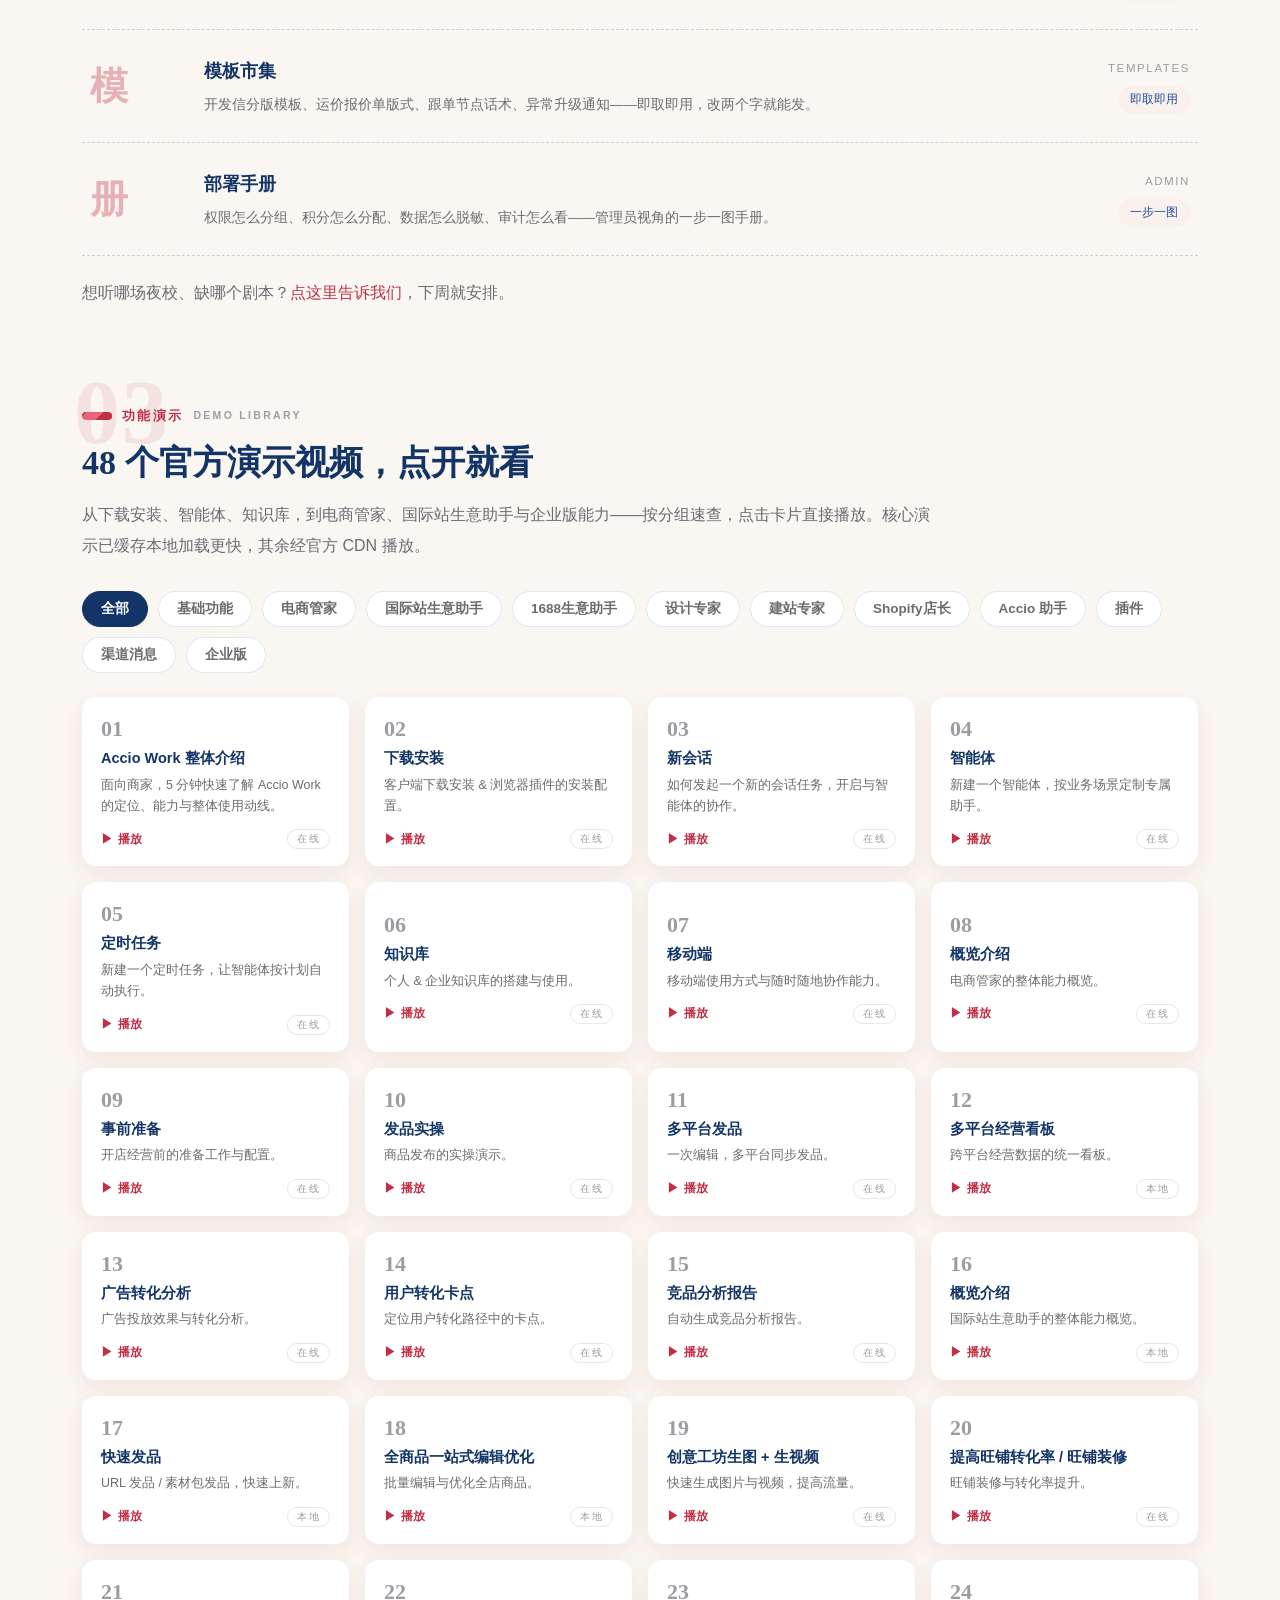
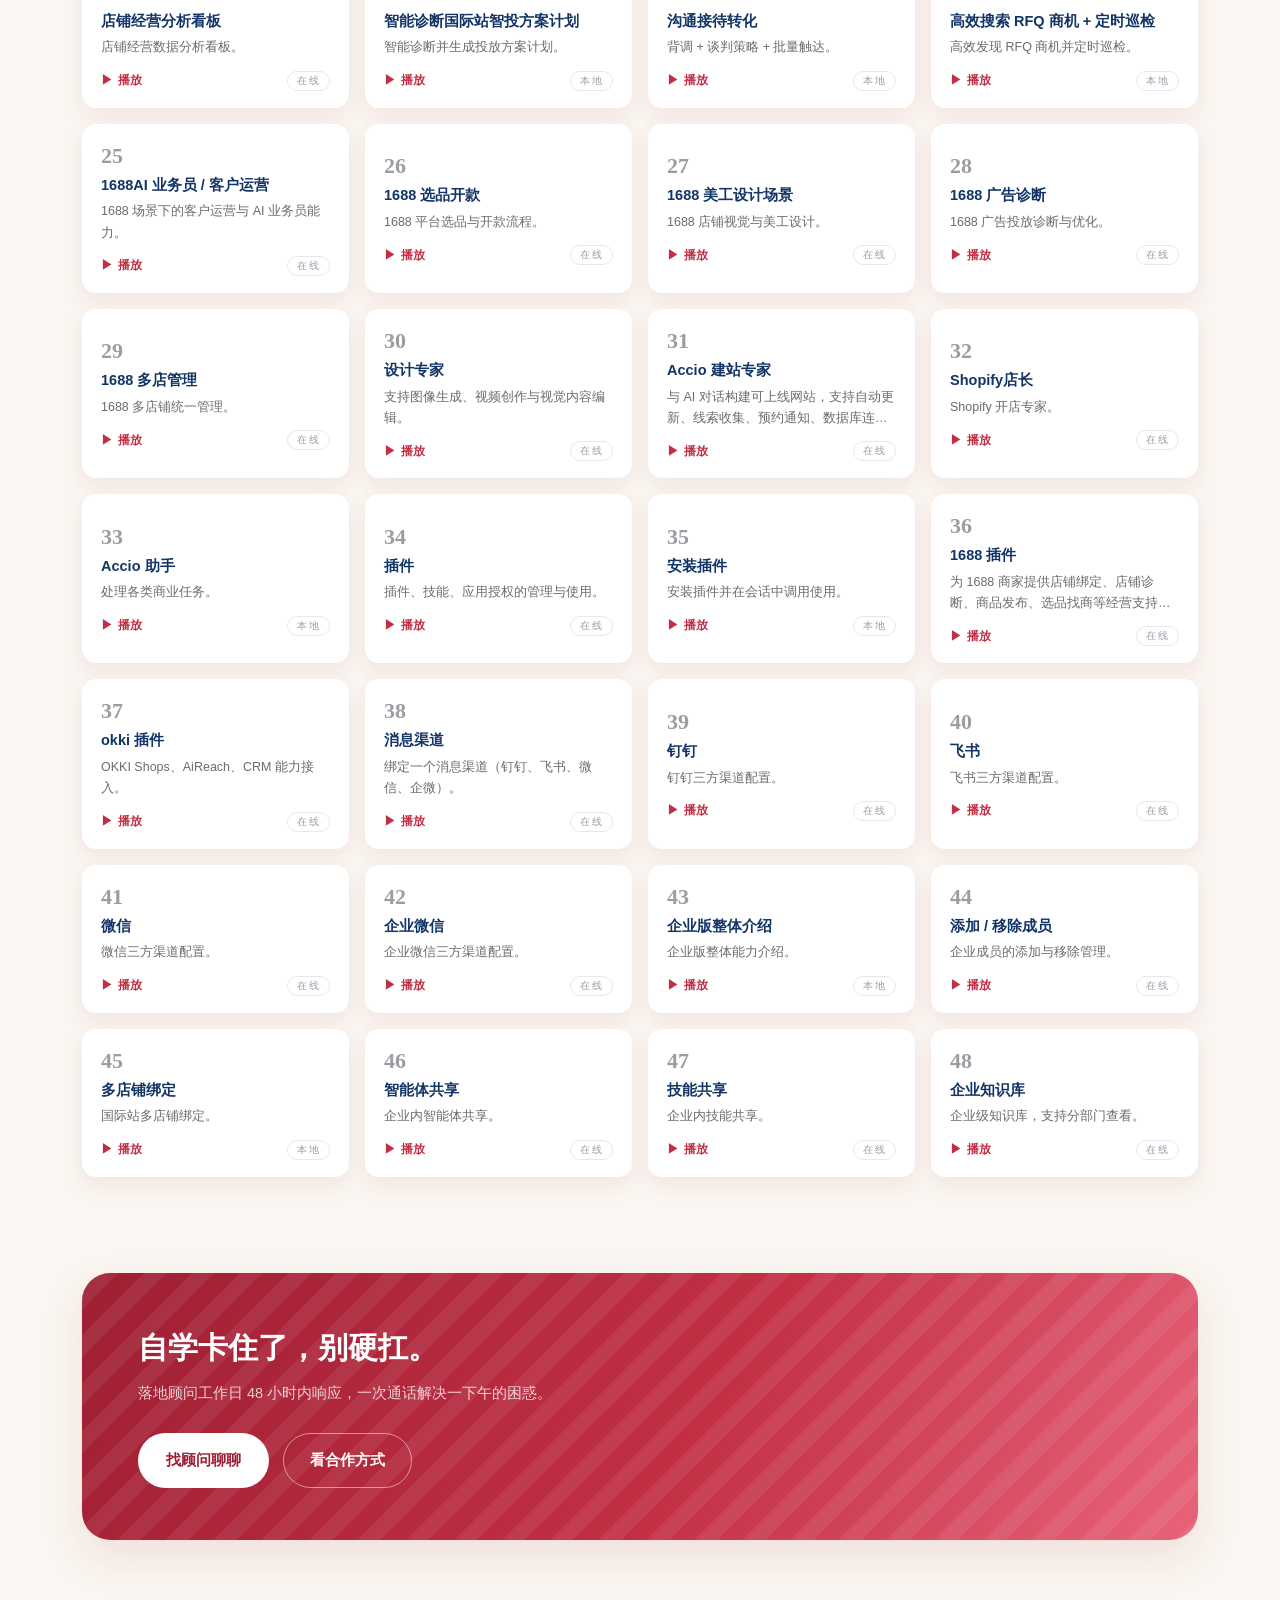
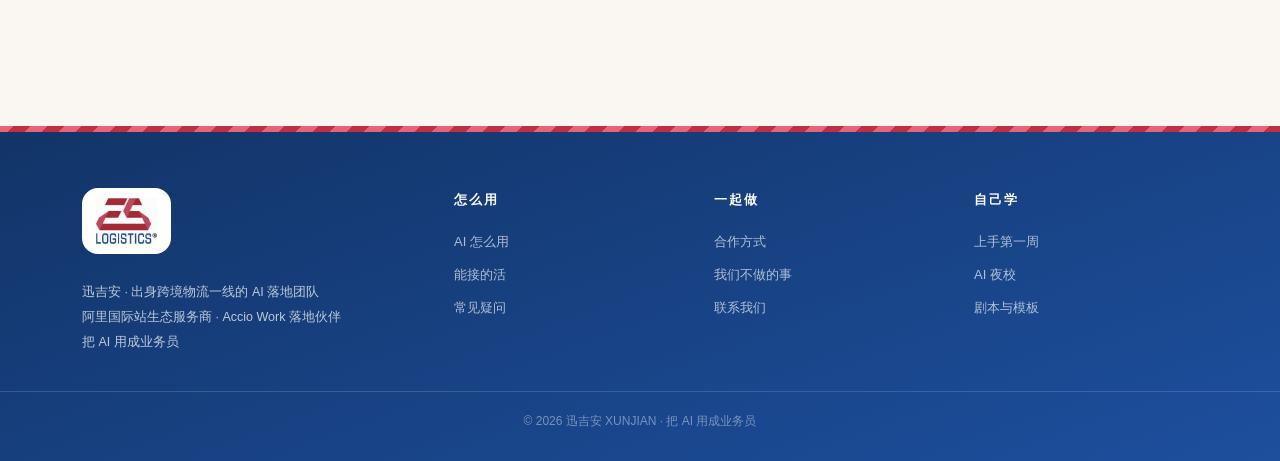
<file: learn/index.html>
<!DOCTYPE html>
<html lang="zh-CN">
<head>
<meta charset="UTF-8">
<meta name="viewport" content="width=device-width, initial-scale=1.0">
<title>上手与夜校 · 迅吉安 —— 第一周就能用起来</title>
<meta name="description" content="迅吉安 AI 夜校、场景剧本库、模板市集与上手第一周路线。">
<link rel="icon" href="../assets/mark.png">
<link rel="stylesheet" href="../assets/xja.css">
</head>
<body>
<header class="xj-top"><div class="xj-pill">
  <a class="xj-brand" href="../index.html"><img src="../assets/mark.png" alt="迅吉安"><span><span class="bn">迅吉安</span><span class="bs">XUNJIAN · 把 AI 用成业务员</span></span></a>
  <nav class="xj-nav">
    <a href="../index.html">首页</a>
    <a href="../product/index.html">AI 怎么用</a>
    <a href="index.html" class="on">上手与夜校</a>
    <a href="../service/index.html">合作方式</a>
    <a href="../insight/index.html">实战笔记</a>
    <a href="../about/index.html">关于我们</a>
  </nav>
  <a class="xj-top-cta" href="../about/index.html#contact">聊聊第一个场景</a>
</div></header>

<div class="xj-page-hero"><div class="in">
  <div class="xj-crumb"><a href="../index.html">首页</a><span>/</span><span>上手与夜校</span></div>
  <h1>不看教程堆<br>第一周就能用起来</h1>
  <p class="lede">这里没有「从入门到精通」的大部头。迅吉安的自学体系只有三样：<b>一周上手路线、每周三晚的夜校、随取随用的剧本与模板</b>。都是陪伴跑现场长出来的，不是攒出来的。</p>
  <div class="xj-hero-cta">
    <a class="xj-btn xj-btn-p" href="#week">看上手第一周</a>
    <a class="xj-btn xj-btn-g" href="#lib">直达剧本库</a>
  </div>
</div></div>

<div class="xj-main">

  <div class="xj-sec rv" data-num="01" id="week">
    <div class="xj-kick">上手第一周 <small>Week One</small></div>
    <h2>七天，从零到第一个能用的助手</h2>
  </div>
  <div class="xj-tl">
    <div class="ti rv"><div class="k">D1</div><h5>开通与安全设置</h5><p>企业空间、子账号、权限分组一次配好。安全的事第一天做，后面才敢放手用。</p></div>
    <div class="ti rv"><div class="k">D2–D3</div><h5>喂资料</h5><p>产品资料、常用话术、价格版本分批进知识库。不求全，先够第一个场景用。</p></div>
    <div class="ti rv"><div class="k">D4–D5</div><h5>跑通第一个场景</h5><p>照着剧本配置助手，拿真实询盘试跑。判断标准很朴素：<b>它的回复你敢不敢直接发给客户</b>。</p></div>
    <div class="ti rv"><div class="k">D6–D7</div><h5>调参与复盘</h5><p>把不敢直接发的案例一条条回看，改话术、补资料。第一个「敢发」的时刻，就是 AI 上岗的时刻。</p></div>
  </div>

  <div class="xj-sec rv" data-num="02" id="night">
    <div class="xj-kick">固定栏目 <small>Programs</small></div>
    <h2>AI 夜校与三库一册</h2>
  </div>
  <div class="xj-idx">
    <div class="row rv" id="night"><div class="no">夜</div><div><h5>AI 夜校 · 每周三 20:00</h5><p>一场只讲一个动作的 40 分钟直播：怎么写第一条知识库条目、怎么设报价边界、怎么看周报数据。错过看回放。</p></div><div class="meta"><span class="en">WED 20:00</span><span>回放沉淀</span></div></div>
    <div class="row rv" id="lib"><div class="no">剧</div><div><h5>场景剧本库</h5><p>12+ 个已验证场景的完整剧本：目标、输入、话术、边界、审核点、验收线。照着配，不靠灵感。</p></div><div class="meta"><span class="en">PLAYBOOK</span><span>持续上新</span></div></div>
    <div class="row rv"><div class="no">模</div><div><h5>模板市集</h5><p>开发信分版模板、运价报价单版式、跟单节点话术、异常升级通知——即取即用，改两个字就能发。</p></div><div class="meta"><span class="en">TEMPLATES</span><span>即取即用</span></div></div>
    <div class="row rv"><div class="no">册</div><div><h5>部署手册</h5><p>权限怎么分组、积分怎么分配、数据怎么脱敏、审计怎么看——管理员视角的一步一图手册。</p></div><div class="meta"><span class="en">ADMIN</span><span>一步一图</span></div></div>
  </div>
  <p class="xj-p" style="margin-top:22px">想听哪场夜校、缺哪个剧本？<a href="../about/index.html#contact">点这里告诉我们</a>，下周就安排。</p>

  <div class="xj-sec rv" data-num="03" id="demo">
    <div class="xj-kick">功能演示 <small>Demo Library</small></div>
    <h2>48 个官方演示视频，点开就看</h2>
  </div>
  <p class="xj-p">从下载安装、智能体、知识库，到电商管家、国际站生意助手与企业版能力——按分组速查，点击卡片直接播放。核心演示已缓存本地加载更快，其余经官方 CDN 播放。</p>
  <div class="xj-vtabs" id="vtabs"></div>
  <div class="xj-vids" id="vgrid"><div class="xj-vempty">演示库加载中……</div></div>

  <div class="xj-band rv"><div class="xj-band-in">
    <h3>自学卡住了，别硬扛。</h3>
    <p>落地顾问工作日 48 小时内响应，一次通话解决一下午的困惑。</p>
    <div class="acts">
      <a class="xj-btn xj-btn-p" href="../about/index.html#contact">找顾问聊聊</a>
      <a class="xj-btn xj-btn-g" href="../service/index.html">看合作方式</a>
    </div>
  </div></div>
</div>

<footer class="xj-footer"><div class="xj-footer-in">
  <div class="fb"><span class="chip"><img src="../assets/logo.jpg" alt="迅吉安"></span><p>迅吉安 · 出身跨境物流一线的 AI 落地团队<br>阿里国际站生态服务商 · Accio Work 落地伙伴<br>把 AI 用成业务员</p></div>
  <div><h6>怎么用</h6><a href="../product/index.html">AI 怎么用</a><a href="../product/index.html#jobs">能接的活</a><a href="../product/index.html#faq">常见疑问</a></div>
  <div><h6>一起做</h6><a href="../service/index.html">合作方式</a><a href="../service/index.html#rules">我们不做的事</a><a href="../about/index.html#contact">联系我们</a></div>
  <div><h6>自己学</h6><a href="index.html#week">上手第一周</a><a href="index.html#night">AI 夜校</a><a href="index.html#lib">剧本与模板</a></div>
</div>
<div class="copy">© <span data-year>2026</span> 迅吉安 XUNJIAN · 把 AI 用成业务员</div>
</footer>
<div class="xj-vmodal" id="vmodal" role="dialog" aria-modal="true">
  <div class="xj-vbox">
    <div class="bar"><h5 id="vtitle"></h5><button id="vclose" aria-label="关闭">×</button></div>
    <video id="vplayer" controls playsinline preload="none"></video>
  </div>
</div>
<script src="../assets/xja.js"></script>
<script>
(function(){
  var grid = document.getElementById('vgrid'),
      tabs = document.getElementById('vtabs'),
      modal = document.getElementById('vmodal'),
      player = document.getElementById('vplayer'),
      vtitle = document.getElementById('vtitle'),
      LIST = [];
  function esc(s){ return String(s).replace(/[&<>"]/g, function(c){ return {'&':'&amp;','<':'&lt;','>':'&gt;','"':'&quot;'}[c]; }); }
  function open(v){
    vtitle.textContent = v.g + ' · ' + v.t;
    player.src = v.src;
    modal.classList.add('on');
    player.play();
  }
  function close(){
    modal.classList.remove('on');
    player.pause();
    player.removeAttribute('src');
    player.load();
  }
  document.getElementById('vclose').onclick = close;
  modal.addEventListener('click', function(e){ if(e.target === modal) close(); });
  document.addEventListener('keydown', function(e){ if(e.key === 'Escape') close(); });
  function render(g){
    var html = '', n = 0;
    for(var i = 0; i < LIST.length; i++){
      var v = LIST[i];
      if(g !== '全部' && v.g !== g) continue;
      n++;
      var local = v.src.indexOf('assets/') === 0;
      html += '<button class="xj-vid" data-i="' + i + '">'
        + '<span class="vn">' + esc(v.id.replace('v','')) + '</span>'
        + '<h5>' + esc(v.t) + '</h5>'
        + '<p>' + esc(v.d) + '</p>'
        + '<span class="ft"><span class="play">▶ 播放</span><span class="src">' + (local ? '本地' : '在线') + '</span></span>'
        + '</button>';
    }
    grid.innerHTML = n ? html : '<div class="xj-vempty">该分组暂无演示</div>';
  }
  fetch('../assets/videos/manifest.json').then(function(r){ return r.json(); }).then(function(list){
    LIST = list;
    var groups = ['全部'];
    for(var i = 0; i < LIST.length; i++){
      if(groups.indexOf(LIST[i].g) < 0) groups.push(LIST[i].g);
    }
    tabs.innerHTML = groups.map(function(g, i){
      return '<button data-g="' + esc(g) + '"' + (i === 0 ? ' class="on"' : '') + '>' + esc(g) + '</button>';
    }).join('');
    render('全部');
    tabs.addEventListener('click', function(e){
      var b = e.target.closest('button');
      if(!b) return;
      tabs.querySelectorAll('button').forEach(function(x){ x.classList.toggle('on', x === b); });
      render(b.getAttribute('data-g'));
    });
    grid.addEventListener('click', function(e){
      var c = e.target.closest('.xj-vid');
      if(c) open(LIST[+c.getAttribute('data-i')]);
    });
  }).catch(function(){
    grid.innerHTML = '<div class="xj-vempty">演示库暂时无法加载，请刷新重试。</div>';
  });
})();
</script>
</body>
</html>
</file>
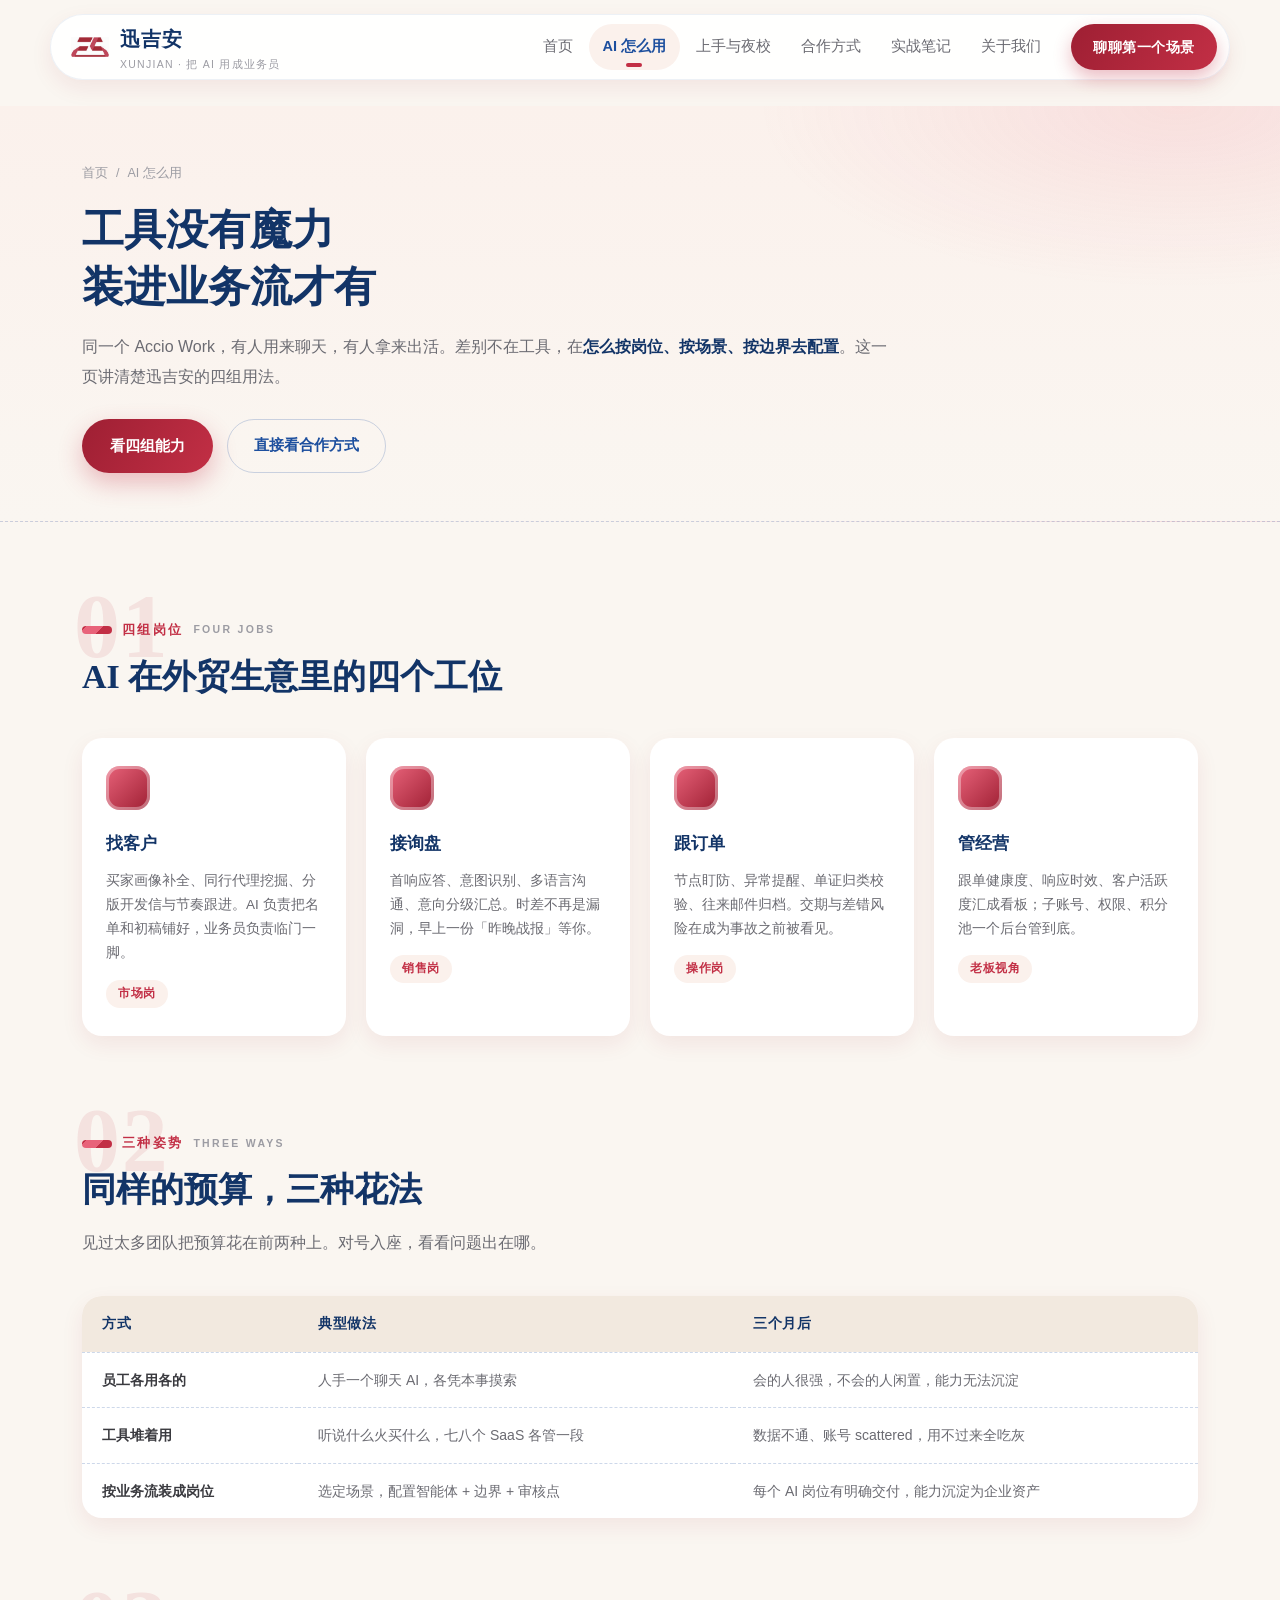
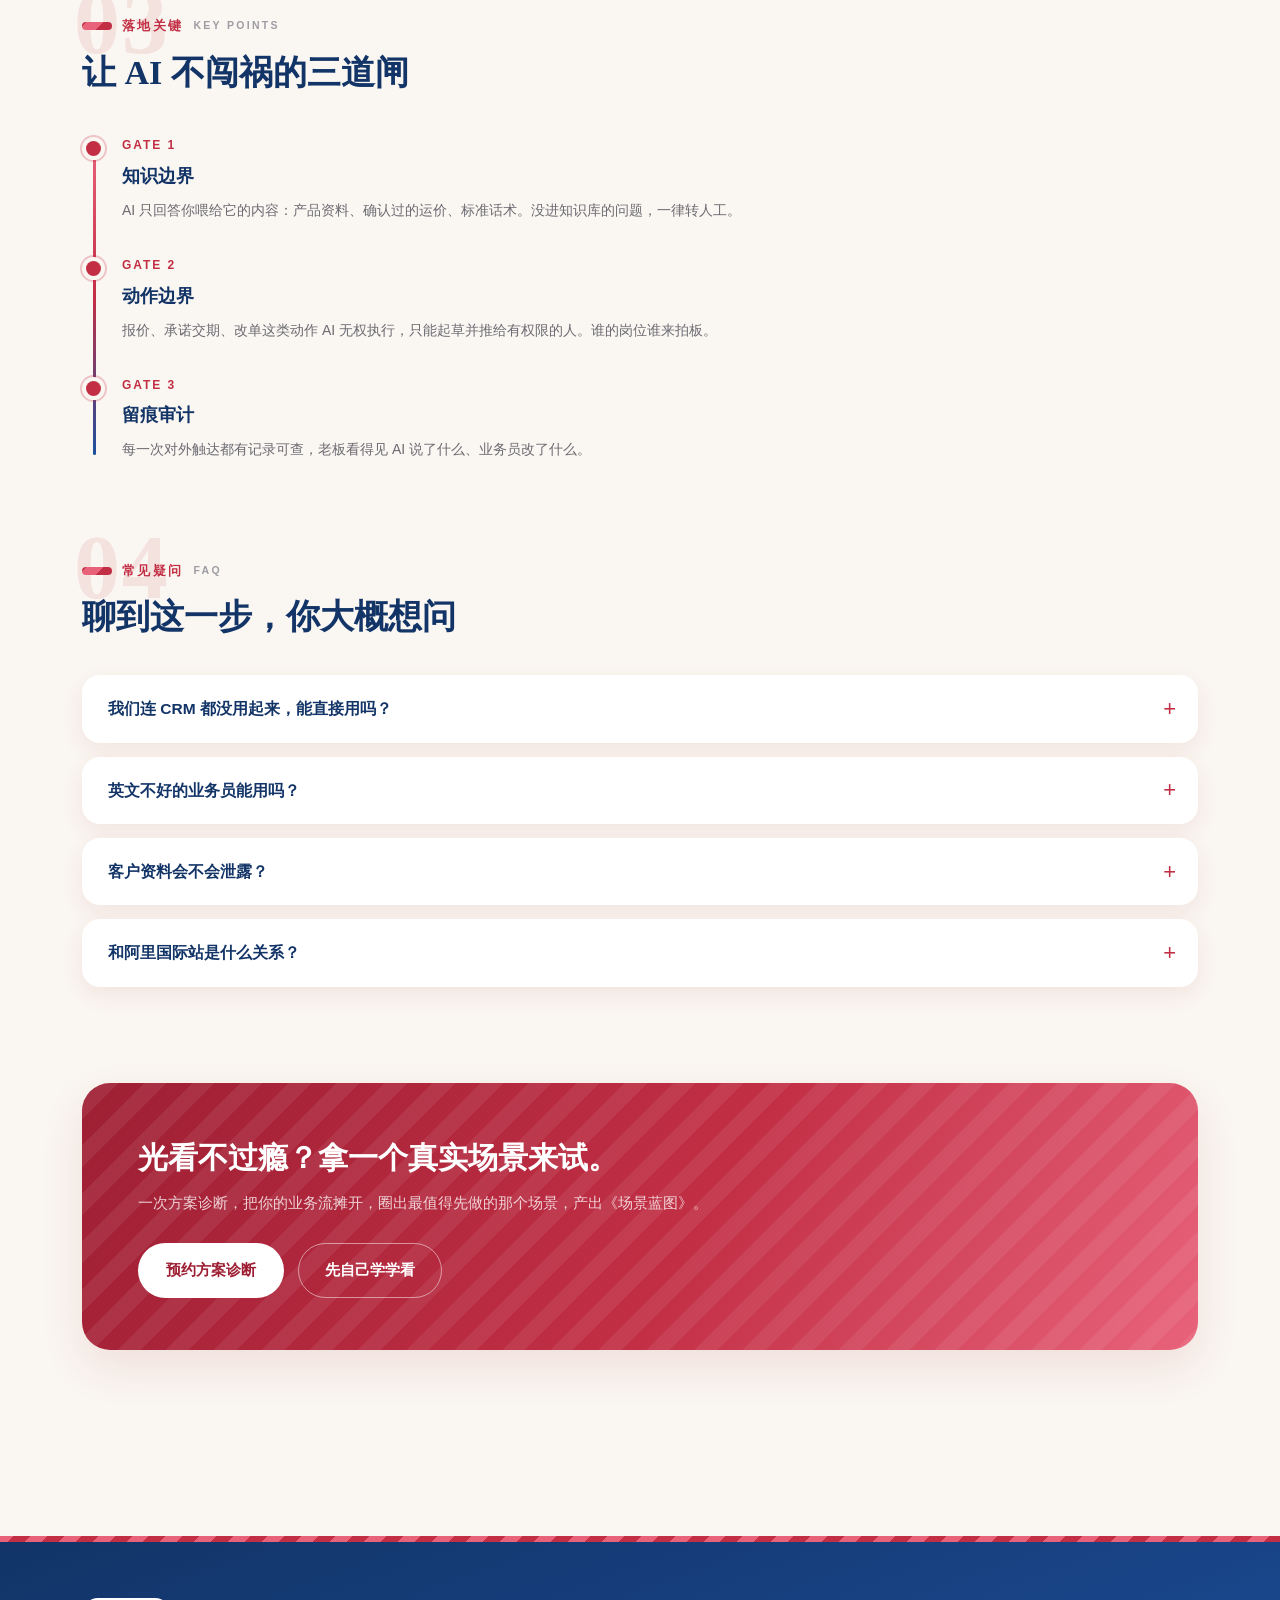
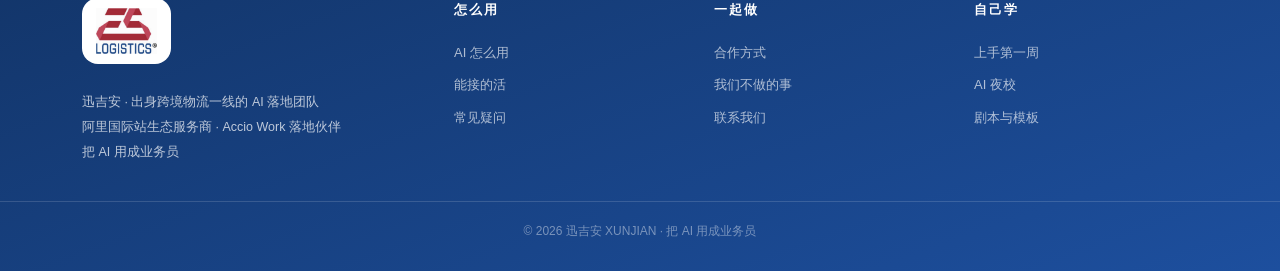
<file: product/index.html>
<!DOCTYPE html>
<html lang="zh-CN">
<head>
<meta charset="UTF-8">
<meta name="viewport" content="width=device-width, initial-scale=1.0">
<title>AI 怎么用 · 迅吉安 —— 把 Accio Work 装成岗位</title>
<meta name="description" content="Accio Work 在迅吉安手里的用法：找客户、接询盘、跟订单、管经营，四组岗位化的 AI 能力。">
<link rel="icon" href="../assets/mark.png">
<link rel="stylesheet" href="../assets/xja.css">
</head>
<body>
<header class="xj-top"><div class="xj-pill">
  <a class="xj-brand" href="../index.html"><img src="../assets/mark.png" alt="迅吉安"><span><span class="bn">迅吉安</span><span class="bs">XUNJIAN · 把 AI 用成业务员</span></span></a>
  <nav class="xj-nav">
    <a href="../index.html">首页</a>
    <a href="index.html" class="on">AI 怎么用</a>
    <a href="../learn/index.html">上手与夜校</a>
    <a href="../service/index.html">合作方式</a>
    <a href="../insight/index.html">实战笔记</a>
    <a href="../about/index.html">关于我们</a>
  </nav>
  <a class="xj-top-cta" href="../about/index.html#contact">聊聊第一个场景</a>
</div></header>

<div class="xj-page-hero"><div class="in">
  <div class="xj-crumb"><a href="../index.html">首页</a><span>/</span><span>AI 怎么用</span></div>
  <h1>工具没有魔力<br>装进业务流才有</h1>
  <p class="lede">同一个 Accio Work，有人用来聊天，有人拿来出活。差别不在工具，在<b>怎么按岗位、按场景、按边界去配置</b>。这一页讲清楚迅吉安的四组用法。</p>
  <div class="xj-hero-cta">
    <a class="xj-btn xj-btn-p" href="#jobs">看四组能力</a>
    <a class="xj-btn xj-btn-g" href="../service/index.html">直接看合作方式</a>
  </div>
</div></div>

<div class="xj-main">

  <div class="xj-sec rv" data-num="01" id="jobs">
    <div class="xj-kick">四组岗位 <small>Four Jobs</small></div>
    <h2>AI 在外贸生意里的四个工位</h2>
  </div>
  <div class="xj-grid">
    <div class="xj-c rv"><div class="chip"></div><h4>找客户</h4><p>买家画像补全、同行代理挖掘、分版开发信与节奏跟进。AI 负责把名单和初稿铺好，业务员负责临门一脚。</p><span class="tag">市场岗</span></div>
    <div class="xj-c rv"><div class="chip"></div><h4>接询盘</h4><p>首响应答、意图识别、多语言沟通、意向分级汇总。时差不再是漏洞，早上一份「昨晚战报」等你。</p><span class="tag">销售岗</span></div>
    <div class="xj-c rv"><div class="chip"></div><h4>跟订单</h4><p>节点盯防、异常提醒、单证归类校验、往来邮件归档。交期与差错风险在成为事故之前被看见。</p><span class="tag">操作岗</span></div>
    <div class="xj-c rv"><div class="chip"></div><h4>管经营</h4><p>跟单健康度、响应时效、客户活跃度汇成看板；子账号、权限、积分池一个后台管到底。</p><span class="tag">老板视角</span></div>
  </div>

  <div class="xj-sec rv" data-num="02">
    <div class="xj-kick">三种姿势 <small>Three Ways</small></div>
    <h2>同样的预算，三种花法</h2>
  </div>
  <p class="xj-p">见过太多团队把预算花在前两种上。对号入座，看看问题出在哪。</p>
  <div class="xj-tablewrap rv"><table class="xj-tb">
    <tr><th>方式</th><th>典型做法</th><th>三个月后</th></tr>
    <tr><td>员工各用各的</td><td>人手一个聊天 AI，各凭本事摸索</td><td>会的人很强，不会的人闲置，能力无法沉淀</td></tr>
    <tr><td>工具堆着用</td><td>听说什么火买什么，七八个 SaaS 各管一段</td><td>数据不通、账号 scattered，用不过来全吃灰</td></tr>
    <tr><td class="hl">按业务流装成岗位</td><td>选定场景，配置智能体 + 边界 + 审核点</td><td>每个 AI 岗位有明确交付，能力沉淀为企业资产</td></tr>
  </table></div>

  <div class="xj-sec rv" data-num="03">
    <div class="xj-kick">落地关键 <small>Key Points</small></div>
    <h2>让 AI 不闯祸的三道闸</h2>
  </div>
  <div class="xj-tl">
    <div class="ti rv"><div class="k">GATE 1</div><h5>知识边界</h5><p>AI 只回答你喂给它的内容：产品资料、确认过的运价、标准话术。没进知识库的问题，一律转人工。</p></div>
    <div class="ti rv"><div class="k">GATE 2</div><h5>动作边界</h5><p>报价、承诺交期、改单这类动作 AI 无权执行，只能起草并推给有权限的人。谁的岗位谁来拍板。</p></div>
    <div class="ti rv"><div class="k">GATE 3</div><h5>留痕审计</h5><p>每一次对外触达都有记录可查，老板看得见 AI 说了什么、业务员改了什么。</p></div>
  </div>

  <div class="xj-sec rv" data-num="04" id="faq">
    <div class="xj-kick">常见疑问 <small>FAQ</small></div>
    <h2>聊到这一步，你大概想问</h2>
  </div>
  <div class="xj-faq">
    <details class="rv"><summary>我们连 CRM 都没用起来，能直接用吗？</summary><p>能。第一个场景会选在不需要历史数据的环节起步，数据积累是使用过程的副产品，不是门槛。</p></details>
    <details class="rv"><summary>英文不好的业务员能用吗？</summary><p>这恰恰是 AI 最先体现价值的地方：沟通由 AI 起草多语言版本，业务员只判断「能不能接、怎么接」。</p></details>
    <details class="rv"><summary>客户资料会不会泄露？</summary><p>知识库与对话按企业空间隔离，子账号按角色分权，敏感字段可设脱敏规则；合同里写清数据归属与删除条款。</p></details>
    <details class="rv"><summary>和阿里国际站是什么关系？</summary><p>Accio Work 是国际站生态的 AI 经营工具；迅吉安作为生态服务商，负责把它装进你的业务流——我们不代表平台，只对你的落地效果负责。</p></details>
  </div>

  <div class="xj-band rv"><div class="xj-band-in">
    <h3>光看不过瘾？拿一个真实场景来试。</h3>
    <p>一次方案诊断，把你的业务流摊开，圈出最值得先做的那个场景，产出《场景蓝图》。</p>
    <div class="acts">
      <a class="xj-btn xj-btn-p" href="../about/index.html#contact">预约方案诊断</a>
      <a class="xj-btn xj-btn-g" href="../learn/index.html">先自己学学看</a>
    </div>
  </div></div>
</div>

<footer class="xj-footer"><div class="xj-footer-in">
  <div class="fb"><span class="chip"><img src="../assets/logo.jpg" alt="迅吉安"></span><p>迅吉安 · 出身跨境物流一线的 AI 落地团队<br>阿里国际站生态服务商 · Accio Work 落地伙伴<br>把 AI 用成业务员</p></div>
  <div><h6>怎么用</h6><a href="index.html">AI 怎么用</a><a href="index.html#jobs">能接的活</a><a href="index.html#faq">常见疑问</a></div>
  <div><h6>一起做</h6><a href="../service/index.html">合作方式</a><a href="../service/index.html#rules">我们不做的事</a><a href="../about/index.html#contact">联系我们</a></div>
  <div><h6>自己学</h6><a href="../learn/index.html">上手第一周</a><a href="../learn/index.html#night">AI 夜校</a><a href="../learn/index.html#lib">剧本与模板</a></div>
</div>
<div class="copy">© <span data-year>2026</span> 迅吉安 XUNJIAN · 把 AI 用成业务员</div>
</footer>
<script src="../assets/xja.js"></script>
</body>
</html>
</file>
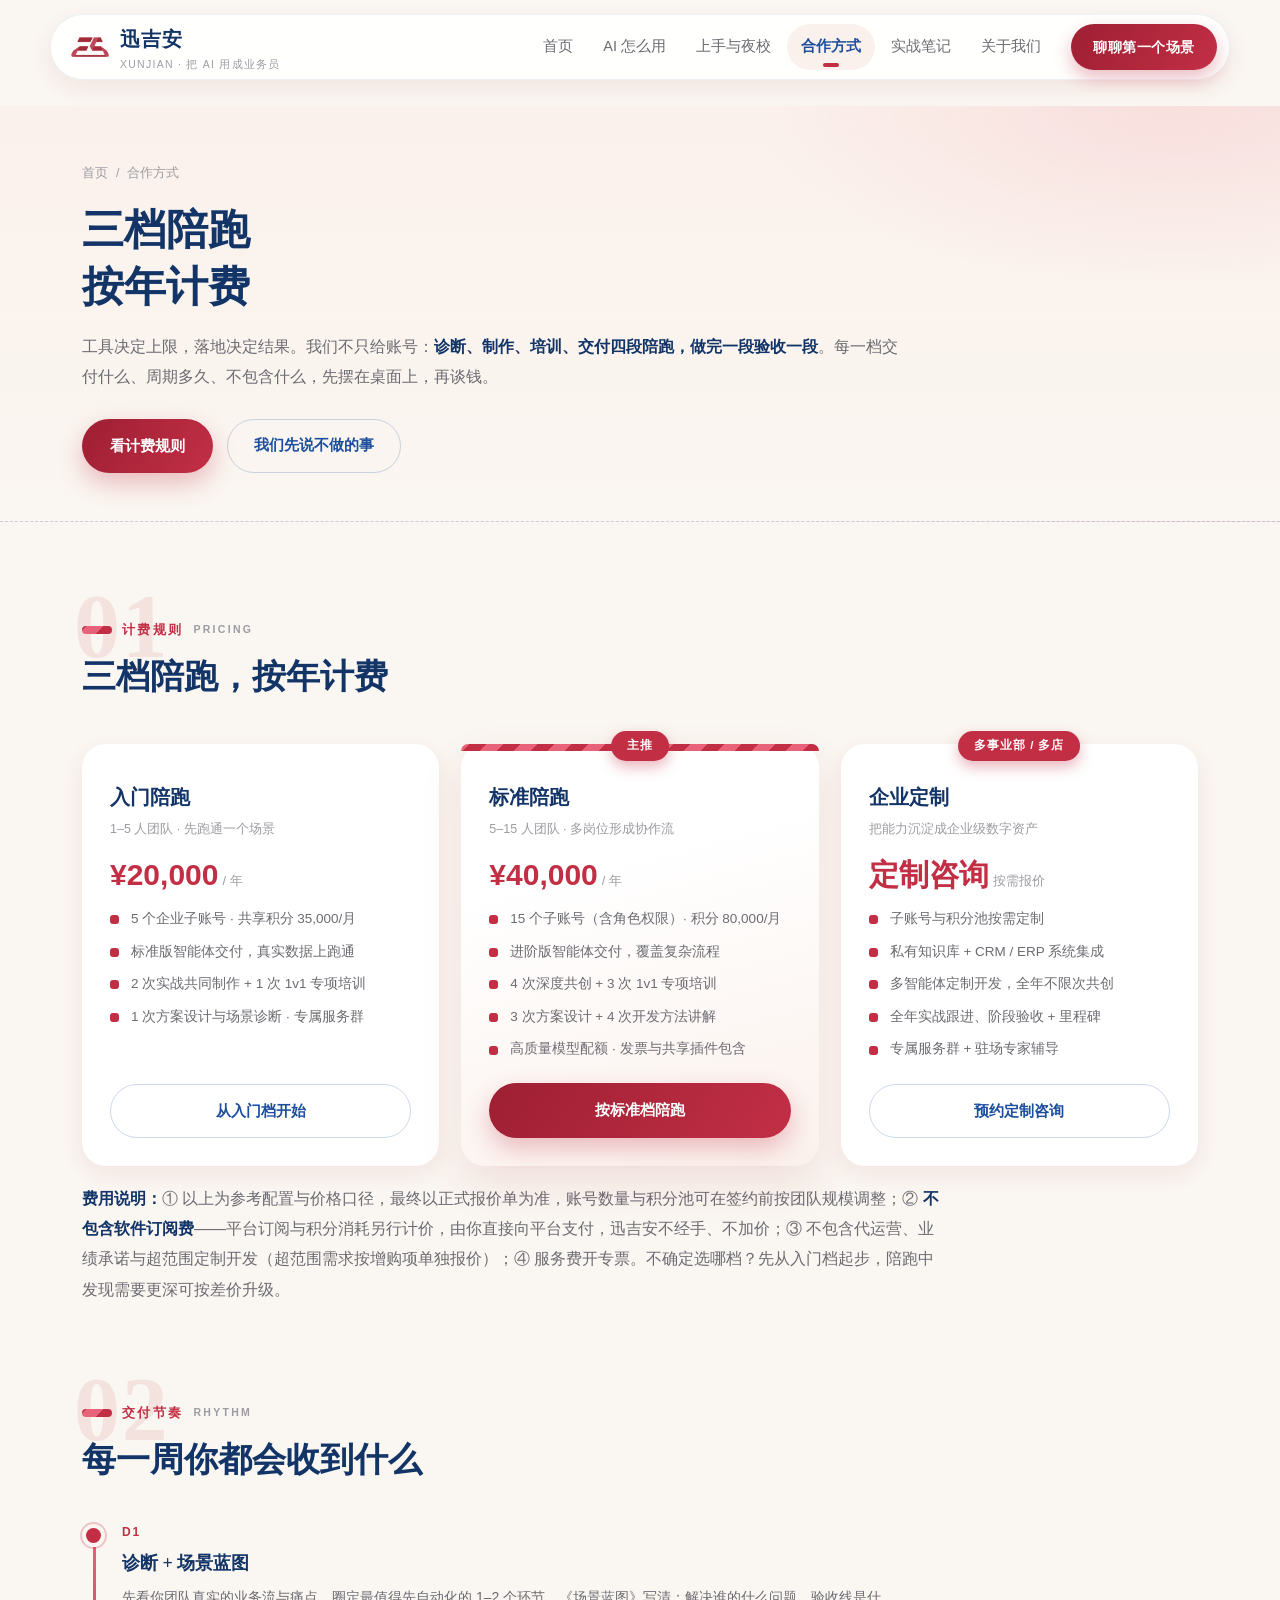
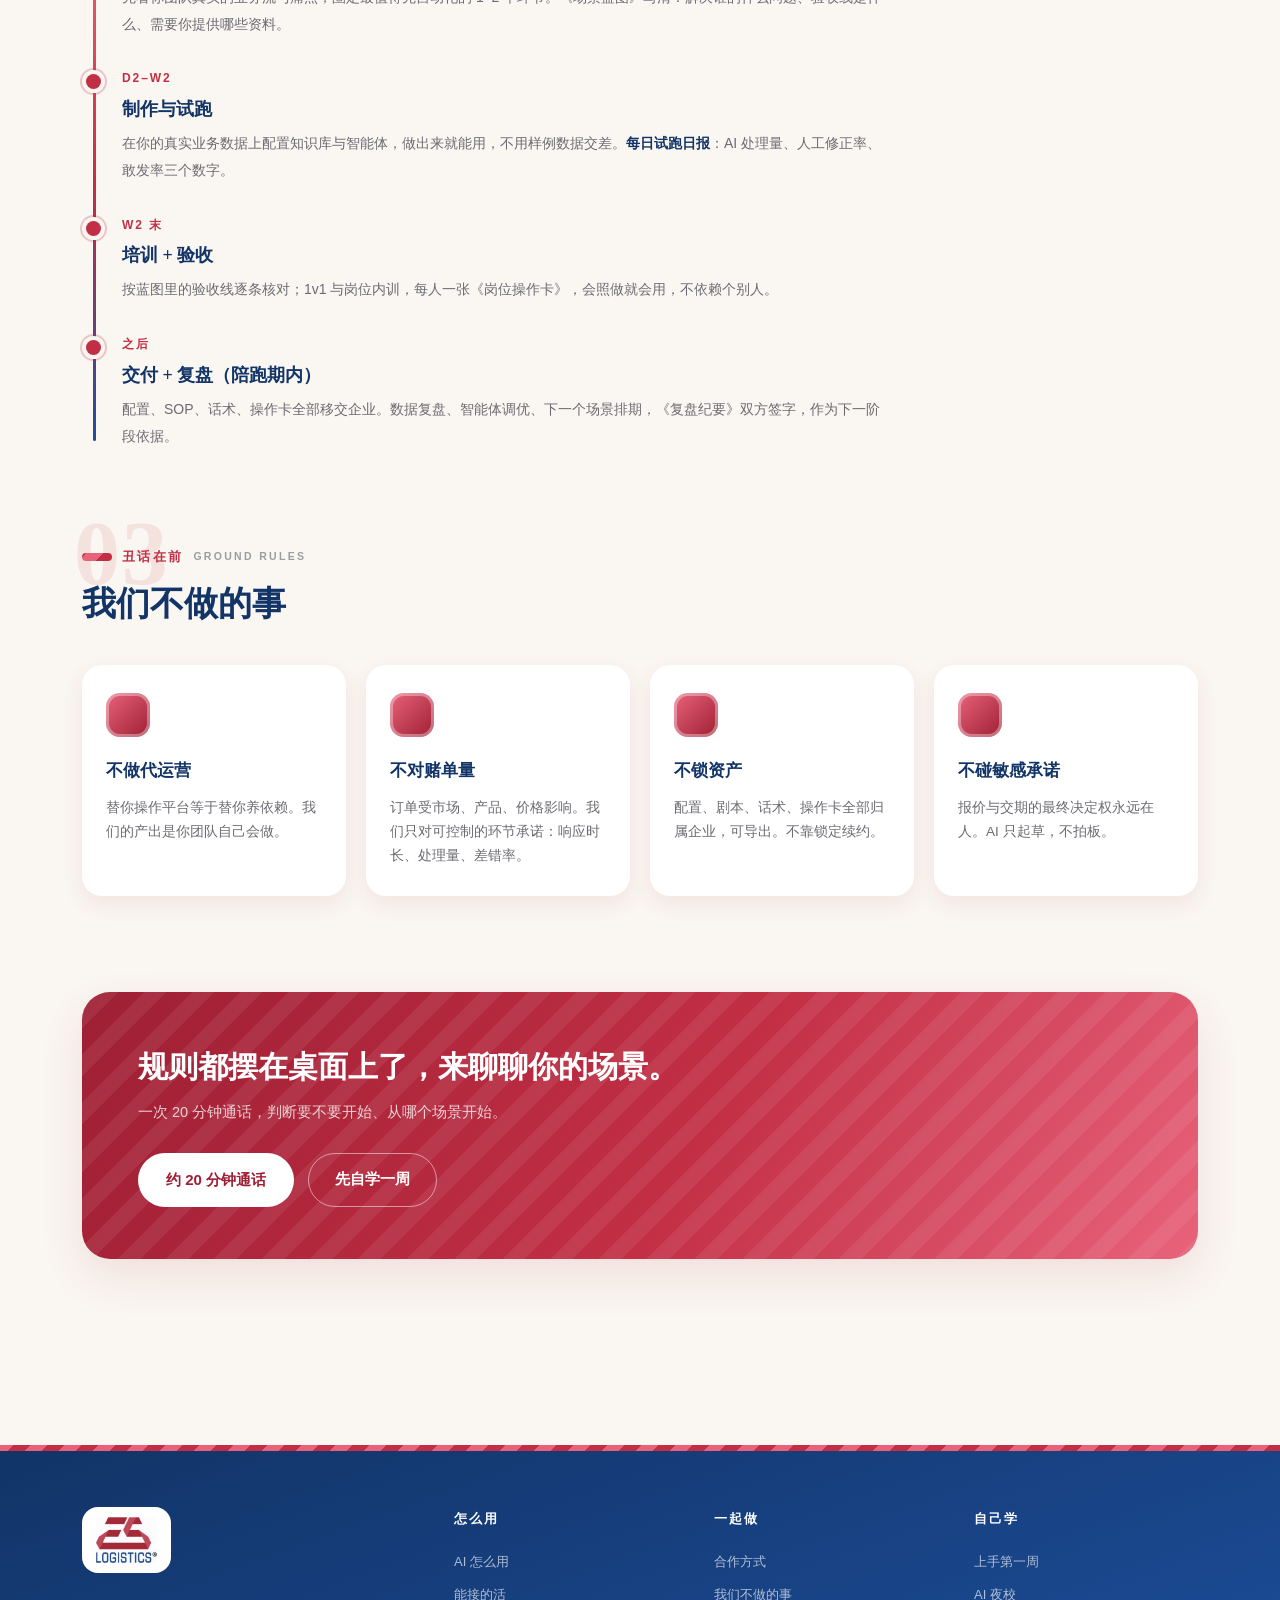
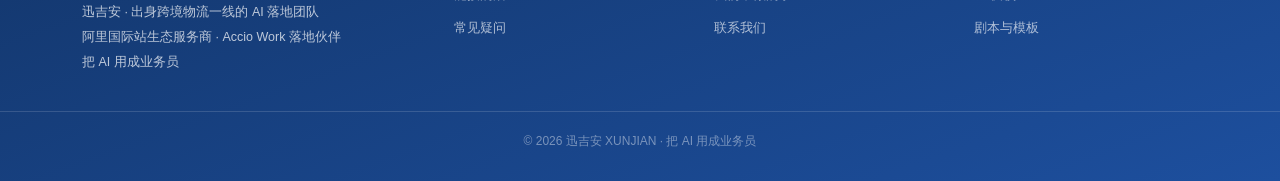
<file: service/index.html>
<!DOCTYPE html>
<html lang="zh-CN">
<head>
<meta charset="UTF-8">
<meta name="viewport" content="width=device-width, initial-scale=1.0">
<title>合作方式 · 迅吉安 —— 三档陪跑，按年计费</title>
<meta name="description" content="迅吉安计费规则：入门陪跑 ¥20,000/年、标准陪跑 ¥40,000/年、企业定制按需报价；账号与积分签约前可调，软件订阅费另行计价。">
<link rel="icon" href="../assets/mark.png">
<link rel="stylesheet" href="../assets/xja.css">
</head>
<body>
<header class="xj-top"><div class="xj-pill">
  <a class="xj-brand" href="../index.html"><img src="../assets/mark.png" alt="迅吉安"><span><span class="bn">迅吉安</span><span class="bs">XUNJIAN · 把 AI 用成业务员</span></span></a>
  <nav class="xj-nav">
    <a href="../index.html">首页</a>
    <a href="../product/index.html">AI 怎么用</a>
    <a href="../learn/index.html">上手与夜校</a>
    <a href="index.html" class="on">合作方式</a>
    <a href="../insight/index.html">实战笔记</a>
    <a href="../about/index.html">关于我们</a>
  </nav>
  <a class="xj-top-cta" href="../about/index.html#contact">聊聊第一个场景</a>
</div></header>

<div class="xj-page-hero"><div class="in">
  <div class="xj-crumb"><a href="../index.html">首页</a><span>/</span><span>合作方式</span></div>
  <h1>三档陪跑<br>按年计费</h1>
  <p class="lede">工具决定上限，落地决定结果。我们不只给账号：<b>诊断、制作、培训、交付四段陪跑，做完一段验收一段</b>。每一档交付什么、周期多久、不包含什么，先摆在桌面上，再谈钱。</p>
  <div class="xj-hero-cta">
    <a class="xj-btn xj-btn-p" href="#ways">看计费规则</a>
    <a class="xj-btn xj-btn-g" href="#rules">我们先说不做的事</a>
  </div>
</div></div>

<div class="xj-main">

  <div class="xj-sec rv" data-num="01" id="ways">
    <div class="xj-kick">计费规则 <small>Pricing</small></div>
    <h2>三档陪跑，按年计费</h2>
  </div>
  <div class="xj-plans">
    <div class="xj-plan rv">
      <h4>入门陪跑</h4><div class="for">1–5 人团队 · 先跑通一个场景</div>
      <div class="pv">¥20,000<small>/ 年</small></div>
      <ul>
        <li>5 个企业子账号 · 共享积分 35,000/月</li>
        <li>标准版智能体交付，真实数据上跑通</li>
        <li>2 次实战共同制作 + 1 次 1v1 专项培训</li>
        <li>1 次方案设计与场景诊断 · 专属服务群</li>
      </ul>
      <div class="cta"><a class="xj-btn xj-btn-g" href="../about/index.html#contact">从入门档开始</a></div>
    </div>
    <div class="xj-plan hot rv">
      <span class="badge">主推</span>
      <h4>标准陪跑</h4><div class="for">5–15 人团队 · 多岗位形成协作流</div>
      <div class="pv">¥40,000<small>/ 年</small></div>
      <ul>
        <li>15 个子账号（含角色权限）· 积分 80,000/月</li>
        <li>进阶版智能体交付，覆盖复杂流程</li>
        <li>4 次深度共创 + 3 次 1v1 专项培训</li>
        <li>3 次方案设计 + 4 次开发方法讲解</li>
        <li>高质量模型配额 · 发票与共享插件包含</li>
      </ul>
      <div class="cta"><a class="xj-btn xj-btn-p" href="../about/index.html#contact">按标准档陪跑</a></div>
    </div>
    <div class="xj-plan rv">
      <span class="badge">多事业部 / 多店</span>
      <h4>企业定制</h4><div class="for">把能力沉淀成企业级数字资产</div>
      <div class="pv">定制咨询<small>按需报价</small></div>
      <ul>
        <li>子账号与积分池按需定制</li>
        <li>私有知识库 + CRM / ERP 系统集成</li>
        <li>多智能体定制开发，全年不限次共创</li>
        <li>全年实战跟进、阶段验收 + 里程碑</li>
        <li>专属服务群 + 驻场专家辅导</li>
      </ul>
      <div class="cta"><a class="xj-btn xj-btn-g" href="../about/index.html#contact">预约定制咨询</a></div>
    </div>
  </div>
  <p class="xj-p" style="margin-top:18px"><b>费用说明：</b>① 以上为参考配置与价格口径，最终以正式报价单为准，账号数量与积分池可在签约前按团队规模调整；② <b>不包含软件订阅费</b>——平台订阅与积分消耗另行计价，由你直接向平台支付，迅吉安不经手、不加价；③ 不包含代运营、业绩承诺与超范围定制开发（超范围需求按增购项单独报价）；④ 服务费开专票。不确定选哪档？先从入门档起步，陪跑中发现需要更深可按差价升级。</p>

  <div class="xj-sec rv" data-num="02">
    <div class="xj-kick">交付节奏 <small>Rhythm</small></div>
    <h2>每一周你都会收到什么</h2>
  </div>
  <div class="xj-tl">
    <div class="ti rv"><div class="k">D1</div><h5>诊断 + 场景蓝图</h5><p>先看你团队真实的业务流与痛点，圈定最值得先自动化的 1–2 个环节。《场景蓝图》写清：解决谁的什么问题、验收线是什么、需要你提供哪些资料。</p></div>
    <div class="ti rv"><div class="k">D2–W2</div><h5>制作与试跑</h5><p>在你的真实业务数据上配置知识库与智能体，做出来就能用，不用样例数据交差。<b>每日试跑日报</b>：AI 处理量、人工修正率、敢发率三个数字。</p></div>
    <div class="ti rv"><div class="k">W2 末</div><h5>培训 + 验收</h5><p>按蓝图里的验收线逐条核对；1v1 与岗位内训，每人一张《岗位操作卡》，会照做就会用，不依赖个别人。</p></div>
    <div class="ti rv"><div class="k">之后</div><h5>交付 + 复盘（陪跑期内）</h5><p>配置、SOP、话术、操作卡全部移交企业。数据复盘、智能体调优、下一个场景排期，《复盘纪要》双方签字，作为下一阶段依据。</p></div>
  </div>

  <div class="xj-sec rv" data-num="03" id="rules">
    <div class="xj-kick">丑话在前 <small>Ground Rules</small></div>
    <h2>我们不做的事</h2>
  </div>
  <div class="xj-grid">
    <div class="xj-c rv"><div class="chip"></div><h4>不做代运营</h4><p>替你操作平台等于替你养依赖。我们的产出是你团队自己会做。</p></div>
    <div class="xj-c rv"><div class="chip"></div><h4>不对赌单量</h4><p>订单受市场、产品、价格影响。我们只对可控制的环节承诺：响应时长、处理量、差错率。</p></div>
    <div class="xj-c rv"><div class="chip"></div><h4>不锁资产</h4><p>配置、剧本、话术、操作卡全部归属企业，可导出。不靠锁定续约。</p></div>
    <div class="xj-c rv"><div class="chip"></div><h4>不碰敏感承诺</h4><p>报价与交期的最终决定权永远在人。AI 只起草，不拍板。</p></div>
  </div>

  <div class="xj-band rv"><div class="xj-band-in">
    <h3>规则都摆在桌面上了，来聊聊你的场景。</h3>
    <p>一次 20 分钟通话，判断要不要开始、从哪个场景开始。</p>
    <div class="acts">
      <a class="xj-btn xj-btn-p" href="../about/index.html#contact">约 20 分钟通话</a>
      <a class="xj-btn xj-btn-g" href="../learn/index.html">先自学一周</a>
    </div>
  </div></div>
</div>

<footer class="xj-footer"><div class="xj-footer-in">
  <div class="fb"><span class="chip"><img src="../assets/logo.jpg" alt="迅吉安"></span><p>迅吉安 · 出身跨境物流一线的 AI 落地团队<br>阿里国际站生态服务商 · Accio Work 落地伙伴<br>把 AI 用成业务员</p></div>
  <div><h6>怎么用</h6><a href="../product/index.html">AI 怎么用</a><a href="../product/index.html#jobs">能接的活</a><a href="../product/index.html#faq">常见疑问</a></div>
  <div><h6>一起做</h6><a href="index.html">合作方式</a><a href="index.html#rules">我们不做的事</a><a href="../about/index.html#contact">联系我们</a></div>
  <div><h6>自己学</h6><a href="../learn/index.html">上手第一周</a><a href="../learn/index.html#night">AI 夜校</a><a href="../learn/index.html#lib">剧本与模板</a></div>
</div>
<div class="copy">© <span data-year>2026</span> 迅吉安 XUNJIAN · 把 AI 用成业务员</div>
</footer>
<script src="../assets/xja.js"></script>
</body>
</html>
</file>
<file: assets/xja.css>
/* ==========================================================================
   迅吉安 XUNJIAN · 官网视觉系统 v2 —— 「绛绸」暖调编辑风
   品牌：绛红绸带 × 宝蓝墨色 × 暖象牙纸底（源自公司 Logo 配色）
   与旧版/参考站彻底区分：胶囊悬浮导航 / 衬线大标题 / 斜纹绸带符号 /
   暖投影卡片 / 垂直时间线 / 编辑风索引列表
   ========================================================================== */

:root{
  --red:#C22F45; --red-d:#9E1F33; --red-l:#E8637A;
  --blue:#1D4F9E; --blue-d:#123467; --blue-l:#3E6FB8;
  --bg:#FAF6F1; --surface:#FFFFFF; --sand:#F2E9DF; --cream:#FBF1EC;
  --ink:#3A3A3F; --ink2:#6B6B72; --ink3:#9C9CA3;
  --line:rgba(29,79,158,.12); --dash:rgba(29,79,158,.22);
  --sh:0 18px 44px rgba(158,31,51,.10);
  --sh-s:0 8px 22px rgba(158,31,51,.08);
  --rib:repeating-linear-gradient(-45deg,var(--red) 0 12px,var(--red-l) 12px 24px);
  --f-serif:"Noto Serif SC","Songti SC","STSong","SimSun",serif;
  --f-cn:"PingFang SC","Noto Sans SC","Microsoft YaHei",sans-serif;
  --f-en:"Avenir Next","Helvetica Neue",Arial,sans-serif;
  --w:1180px; --top:106px;
}

*{box-sizing:border-box;margin:0;padding:0}
html{-webkit-text-size-adjust:100%;scroll-behavior:smooth;overflow-x:hidden}
body{
  font-family:var(--f-cn);color:var(--ink);background:var(--bg);
  font-size:16px;line-height:1.9;padding-top:var(--top);overflow-x:hidden;
}
img{display:block;max-width:100%}
a{color:var(--red);text-decoration:none;transition:.18s}
a:hover{color:var(--red-d)}
::selection{background:rgba(194,47,69,.22)}

/* 滚动浮现 */
.rv{opacity:0;transform:translateY(16px);transition:opacity .55s ease,transform .55s ease}
.rv.in{opacity:1;transform:none}
@media (prefers-reduced-motion:reduce){.rv{opacity:1;transform:none;transition:none}}

/* ============================ 胶囊悬浮导航 ============================ */
.xj-top{position:fixed;top:14px;left:0;right:0;z-index:900;padding:0 18px}
.xj-pill{
  max-width:var(--w);margin:0 auto;height:66px;padding:0 12px 0 20px;
  display:flex;align-items:center;gap:16px;
  background:rgba(255,255,255,.92);backdrop-filter:blur(14px);
  border:1px solid rgba(29,79,158,.08);border-radius:999px;
  box-shadow:var(--sh-s);
}
.xj-brand{display:flex;align-items:center;gap:11px;flex:0 0 auto}
.xj-brand img{height:38px;width:auto;border-radius:9px}
.xj-brand .bn{font-family:var(--f-serif);font-weight:700;font-size:20px;color:var(--blue-d);letter-spacing:.06em;white-space:nowrap}
.xj-brand .bs{font-size:10.5px;letter-spacing:.12em;color:var(--ink3);white-space:nowrap;display:block;margin-top:-3px}
.xj-nav{margin-left:auto;display:flex;align-items:center;gap:2px;overflow-x:auto;scrollbar-width:none}
.xj-nav::-webkit-scrollbar{display:none}
.xj-nav a{
  font-size:14.5px;font-weight:500;color:var(--ink2);padding:9px 14px;
  border-radius:999px;white-space:nowrap;position:relative;
}
.xj-nav a:hover{color:var(--blue);background:var(--cream)}
.xj-nav a.on{color:var(--blue);font-weight:700;background:var(--cream)}
.xj-nav a.on::after{
  content:'';position:absolute;left:50%;transform:translateX(-50%);bottom:3px;
  width:16px;height:4px;border-radius:2px;background:var(--red);
}
.xj-top-cta{
  flex:0 0 auto;padding:10px 22px;border-radius:999px;
  background:linear-gradient(120deg,var(--red-d),var(--red));color:#fff;
  font-size:14px;font-weight:600;letter-spacing:.04em;box-shadow:0 8px 18px rgba(194,47,69,.32);
}
.xj-top-cta:hover{color:#fff;transform:translateY(-1px);box-shadow:0 12px 24px rgba(194,47,69,.4)}
@media (max-width:1020px){.xj-brand .bs{display:none}}
@media (max-width:900px){
  .xj-pill{height:auto;flex-wrap:wrap;border-radius:26px;padding:12px 14px;row-gap:4px}
  .xj-nav{order:3;width:100%}
  body{padding-top:132px}
  :root{--top:132px}
}

/* ============================ 首页 Hero（分栏） ============================ */
.xj-hero{background:
  radial-gradient(720px 320px at 88% 8%,rgba(232,99,122,.14),transparent 70%),
  radial-gradient(560px 300px at 4% 90%,rgba(29,79,158,.08),transparent 70%),
  var(--bg);
}
.xj-hero-in{
  max-width:var(--w);margin:0 auto;padding:72px var(--pad,32px) 64px;
  display:grid;grid-template-columns:1.15fr .85fr;gap:52px;align-items:center;
}
.xj-hero h1{
  font-family:var(--f-serif);font-weight:900;color:var(--blue-d);
  font-size:clamp(32px,4.4vw,50px);line-height:1.34;letter-spacing:.01em;
}
.mk{font-style:normal;color:var(--red);
  background:linear-gradient(transparent 64%,rgba(232,99,122,.35) 0)}
.xj-hero-p{margin-top:22px;font-size:16.5px;color:var(--ink2);max-width:560px}
.xj-hero-p b{color:var(--blue-d)}
.xj-hero-cta{display:flex;gap:14px;flex-wrap:wrap;margin-top:30px}
.xj-btn{display:inline-block;padding:13px 28px;border-radius:999px;font-size:15px;font-weight:600;transition:.18s}
.xj-btn-p{background:linear-gradient(120deg,var(--red-d),var(--red));color:#fff;box-shadow:0 10px 24px rgba(194,47,69,.3)}
.xj-btn-p:hover{color:#fff;transform:translateY(-2px);box-shadow:0 14px 30px rgba(194,47,69,.38)}
.xj-btn-g{border:1.5px solid var(--dash);color:var(--blue);padding:11.5px 26px}
.xj-btn-g:hover{border-color:var(--red);color:var(--red)}

/* Hero 右侧 Logo 展示 */
.xj-visual{position:relative;display:flex;justify-content:center}
.xj-visual::before{
  content:'';position:absolute;inset:8% -6% auto auto;width:62%;height:56%;
  background:var(--rib);opacity:.16;border-radius:28px;transform:rotate(8deg);
}
.xj-visual::after{
  content:'';position:absolute;left:-8%;bottom:2%;width:46%;height:34%;
  border:2px dashed rgba(29,79,158,.25);border-radius:24px;transform:rotate(-7deg);
}
.xj-logo-card{
  position:relative;z-index:1;background:var(--surface);border-radius:26px;
  box-shadow:var(--sh);padding:44px 40px;display:flex;flex-direction:column;align-items:center;gap:18px;
}
.xj-logo-card img{height:150px;width:auto}
.xj-logo-card .cap{font-family:var(--f-en);font-size:11.5px;letter-spacing:.3em;color:var(--ink3);text-transform:uppercase}
.xj-float{
  position:absolute;z-index:2;background:var(--surface);border-radius:999px;
  box-shadow:var(--sh-s);padding:9px 18px;font-size:13px;font-weight:600;color:var(--blue-d);
}
.xj-float i{font-style:normal;color:var(--red);font-family:var(--f-en);font-weight:700;margin-right:6px}
.xj-float.f1{top:6%;left:-4%}
.xj-float.f2{bottom:10%;right:-4%}
@media (max-width:980px){
  .xj-hero-in{grid-template-columns:1fr;gap:40px;padding-top:48px}
  .xj-float.f1{left:2%}.xj-float.f2{right:2%}
}

/* ============================ 数据横带（宝蓝） ============================ */
.xj-stats{background:linear-gradient(120deg,var(--blue-d),var(--blue));position:relative}
.xj-stats::before,.xj-stats::after{content:'';display:block;height:6px;background:var(--rib)}
.xj-stats-in{max-width:var(--w);margin:0 auto;padding:34px var(--pad,32px);display:grid;grid-template-columns:repeat(4,1fr);gap:22px}
.xj-stats .n{font-family:var(--f-en);font-weight:700;font-size:clamp(30px,3.2vw,40px);color:#fff;line-height:1.15;font-variant-numeric:tabular-nums}
.xj-stats .n i{font-style:normal;font-size:.5em;color:var(--red-l);margin-left:3px;font-weight:700}
.xj-stats .l{font-size:13px;color:rgba(255,255,255,.66);margin-top:4px;letter-spacing:.06em}
@media (max-width:860px){.xj-stats-in{grid-template-columns:repeat(2,1fr)}}

/* ============================ 主体 / 区块标题 ============================ */
.xj-main{max-width:var(--w);margin:0 auto;padding:0 var(--pad,32px) 90px}
.xj-sec{margin-top:92px;position:relative}
.xj-sec::before{
  content:attr(data-num);position:absolute;top:-34px;left:-8px;z-index:0;
  font-family:var(--f-serif);font-weight:900;font-size:92px;line-height:1;
  color:rgba(194,47,69,.10);letter-spacing:.02em;pointer-events:none;
}
.xj-kick{
  display:inline-flex;align-items:center;gap:10px;position:relative;z-index:1;
  font-size:13px;font-weight:600;color:var(--red);letter-spacing:.18em;
}
.xj-kick::before{content:'';width:30px;height:8px;border-radius:4px;background:var(--rib)}
.xj-kick small{font-family:var(--f-en);font-weight:600;font-size:10.5px;letter-spacing:.22em;color:var(--ink3);text-transform:uppercase}
.xj-sec h2{
  font-family:var(--f-serif);font-weight:900;color:var(--blue-d);
  font-size:clamp(25px,3vw,34px);line-height:1.4;margin-top:8px;position:relative;z-index:1;
}
.xj-sec h2 small{font-family:var(--f-cn);font-size:.52em;font-weight:500;color:var(--ink3);margin-left:12px;letter-spacing:.04em}
.xj-p{color:var(--ink2);margin-top:14px;max-width:860px}
.xj-p b{color:var(--blue-d)}

.xj-crumb{display:flex;gap:8px;align-items:center;font-size:12.5px;color:var(--ink3);flex-wrap:wrap}
.xj-crumb a{color:var(--ink3)}.xj-crumb a:hover{color:var(--red)}

/* 子页 Hero（暖沙横幅） */
.xj-page-hero{
  background:
    radial-gradient(600px 260px at 92% 0%,rgba(232,99,122,.13),transparent 70%),
    linear-gradient(180deg,var(--cream),var(--bg));
  border-bottom:1px dashed var(--dash);
}
.xj-page-hero .in{max-width:var(--w);margin:0 auto;padding:56px var(--pad,32px) 48px}
.xj-page-hero h1{
  font-family:var(--f-serif);font-weight:900;color:var(--blue-d);
  font-size:clamp(28px,3.8vw,42px);line-height:1.36;margin-top:16px;
}
.xj-page-hero .lede{margin-top:16px;color:var(--ink2);max-width:820px;font-size:16px}
.xj-page-hero .lede b{color:var(--blue-d)}
.xj-page-hero .xj-hero-cta{margin-top:26px}

/* ============================ 摘要卡（TLDR） ============================ */
.xj-tldr{
  margin-top:26px;background:var(--surface);border-radius:20px;box-shadow:var(--sh-s);
  padding:22px 28px 22px 24px;font-size:14.5px;color:var(--ink2);position:relative;overflow:hidden;
}
.xj-tldr::before{content:'';position:absolute;left:0;top:0;bottom:0;width:6px;background:var(--rib)}
.xj-tldr b{color:var(--blue-d)}

/* ============================ 身份分流卡（红绸折角） ============================ */
.xj-split{display:grid;grid-template-columns:repeat(3,1fr);gap:20px;margin-top:38px}
.xj-s{
  display:block;background:var(--surface);border-radius:22px;box-shadow:var(--sh-s);
  padding:34px 28px 26px;position:relative;overflow:hidden;transition:.22s;color:inherit;
}
.xj-s::before{content:'';position:absolute;top:0;left:0;right:0;height:7px;background:var(--rib)}
.xj-s:hover{transform:translateY(-5px);box-shadow:var(--sh);color:inherit}
.xj-s .xj-i{font-family:var(--f-serif);font-weight:900;font-size:40px;line-height:1;color:var(--red);opacity:.9}
.xj-s h4{font-family:var(--f-serif);font-size:20px;color:var(--blue-d);margin-top:14px;font-weight:900}
.xj-s p{font-size:14px;color:var(--ink2);margin-top:10px;line-height:1.85}
.xj-s .xj-go{margin-top:18px;font-size:13.5px;font-weight:700;color:var(--red);letter-spacing:.06em}
.xj-s:hover .xj-go{letter-spacing:.12em}
@media (max-width:900px){.xj-split{grid-template-columns:1fr}}

/* ============================ 通用卡片 ============================ */
.xj-grid{display:grid;grid-template-columns:repeat(4,1fr);gap:20px;margin-top:38px}
.xj-grid.g3{grid-template-columns:repeat(3,1fr)}
.xj-c{background:var(--surface);border-radius:20px;box-shadow:var(--sh-s);padding:28px 24px;transition:.22s}
.xj-c:hover{transform:translateY(-4px);box-shadow:var(--sh)}
.xj-c .chip{
  width:44px;height:44px;border-radius:14px;margin-bottom:18px;
  background:linear-gradient(135deg,var(--red-l),var(--red-d));
  box-shadow:inset 0 0 0 3px rgba(255,255,255,.35);
}
.xj-c h4{font-family:var(--f-serif);font-size:17px;color:var(--blue-d);font-weight:900}
.xj-c p{font-size:13.5px;color:var(--ink2);margin-top:8px;line-height:1.8}
.xj-c .tag{
  display:inline-block;margin-top:14px;font-size:11.5px;font-weight:600;color:var(--red);
  background:var(--cream);border-radius:999px;padding:3px 12px;letter-spacing:.05em;
}
@media (max-width:1000px){.xj-grid{grid-template-columns:repeat(2,1fr)}.xj-grid.g3{grid-template-columns:repeat(2,1fr)}}
@media (max-width:620px){.xj-grid,.xj-grid.g3{grid-template-columns:1fr}}

/* ============================ 垂直时间线 ============================ */
.xj-tl{margin-top:38px;position:relative;padding-left:40px}
.xj-tl::before{
  content:'';position:absolute;left:11px;top:8px;bottom:8px;width:3px;border-radius:2px;
  background:linear-gradient(180deg,var(--red-l),var(--red),var(--blue));
}
.xj-tl .ti{position:relative;padding:0 0 30px}
.xj-tl .ti:last-child{padding-bottom:0}
.xj-tl .ti::before{
  content:'';position:absolute;left:-36px;top:7px;width:15px;height:15px;border-radius:50%;
  background:var(--red);box-shadow:0 0 0 4px var(--bg),0 0 0 6px rgba(194,47,69,.25);
}
.xj-tl .k{font-family:var(--f-en);font-weight:700;font-size:12px;color:var(--red);letter-spacing:.16em}
.xj-tl h5{font-family:var(--f-serif);font-size:18px;color:var(--blue-d);font-weight:900;margin-top:2px}
.xj-tl .ti p{font-size:14px;color:var(--ink2);margin-top:4px;max-width:760px}
.xj-tl .ti p b{color:var(--blue-d)}

/* ============================ 表格 ============================ */
.xj-tablewrap{
  overflow-x:auto;margin-top:38px;background:var(--surface);
  border-radius:20px;box-shadow:var(--sh-s);
}
table.xj-tb{width:100%;border-collapse:collapse;font-size:14px;min-width:660px}
.xj-tb th{
  background:var(--sand);color:var(--blue-d);font-weight:700;text-align:left;
  padding:15px 20px;white-space:nowrap;font-size:13.5px;letter-spacing:.04em;
}
.xj-tb th.hl{position:relative;color:var(--red-d)}
.xj-tb th.hl::after{
  content:'主推';position:absolute;top:8px;right:-1px;font-size:10px;font-weight:700;
  background:var(--red);color:#fff;padding:2px 9px;border-radius:999px 0 0 999px;
}
.xj-tb td{padding:14px 20px;border-top:1px dashed var(--dash);color:var(--ink2);vertical-align:top}
.xj-tb tr:hover td{background:var(--cream)}
.xj-tb td:first-child{color:var(--ink);font-weight:600;white-space:nowrap}
.xj-tb .price{font-family:var(--f-en);font-weight:700;color:var(--red);font-size:16px;white-space:nowrap}

/* ============================ 编辑风索引列表（模块/文章） ============================ */
.xj-idx{margin-top:38px;border-top:2px solid var(--blue-d)}
.xj-idx .row{
  display:grid;grid-template-columns:92px 1fr auto;gap:22px;align-items:center;
  padding:24px 8px;border-bottom:1px dashed var(--dash);transition:.2s;color:inherit;
}
.xj-idx .row:hover{background:var(--surface)}
.xj-idx .no{
  font-family:var(--f-serif);font-weight:900;font-size:38px;line-height:1;
  color:rgba(194,47,69,.35);transition:.2s;
}
.xj-idx .row:hover .no{color:var(--red)}
.xj-idx h5{font-family:var(--f-serif);font-size:18px;color:var(--blue-d);font-weight:900}
.xj-idx h5 a{color:inherit}
.xj-idx h5 a:hover{color:var(--red)}
.xj-idx .row p{font-size:13.5px;color:var(--ink2);margin-top:4px}
.xj-idx .meta{display:flex;flex-direction:column;gap:6px;align-items:flex-end}
.xj-idx .meta span{
  font-size:11.5px;color:var(--blue);background:var(--cream);
  border-radius:999px;padding:3px 12px;white-space:nowrap;
}
.xj-idx .meta .en{font-family:var(--f-en);letter-spacing:.14em;color:var(--ink3);background:none;padding:0}
@media (max-width:700px){
  .xj-idx .row{grid-template-columns:64px 1fr}
  .xj-idx .no{font-size:28px}
  .xj-idx .meta{display:none}
}

/* ============================ FAQ ============================ */
.xj-faq{margin-top:34px;display:grid;gap:14px}
.xj-faq details{background:var(--surface);border-radius:18px;box-shadow:var(--sh-s);overflow:hidden}
.xj-faq summary{
  cursor:pointer;list-style:none;padding:19px 56px 19px 26px;font-weight:700;
  color:var(--blue-d);font-size:15.5px;position:relative;
}
.xj-faq summary::-webkit-details-marker{display:none}
.xj-faq summary::after{
  content:'+';position:absolute;right:22px;top:50%;transform:translateY(-50%);
  font-family:var(--f-en);font-size:22px;color:var(--red);font-weight:400;
}
.xj-faq details[open] summary::after{content:'–'}
.xj-faq details p{padding:0 26px 22px;font-size:14px;color:var(--ink2)}

/* ============================ 红绸 CTA 横幅 ============================ */
.xj-band{
  margin-top:96px;position:relative;color:#fff;overflow:hidden;
  background:linear-gradient(120deg,var(--red-d) 0%,var(--red) 55%,var(--red-l) 100%);
  border-radius:28px;box-shadow:var(--sh);
}
.xj-band::before{
  content:'';position:absolute;inset:0;
  background:repeating-linear-gradient(-45deg,rgba(255,255,255,.07) 0 16px,transparent 16px 34px);
}
.xj-band-in{position:relative;z-index:1;padding:52px 56px}
.xj-band h3{font-family:var(--f-serif);font-weight:900;font-size:clamp(21px,2.6vw,30px);line-height:1.5}
.xj-band p{color:rgba(255,255,255,.78);font-size:14.5px;margin-top:10px}
.xj-band .acts{display:flex;gap:14px;margin-top:26px;flex-wrap:wrap}
.xj-band .xj-btn-p{background:#fff;color:var(--red-d);box-shadow:none}
.xj-band .xj-btn-p:hover{background:var(--cream)}
.xj-band .xj-btn-g{border-color:rgba(255,255,255,.5);color:#fff}
.xj-band .xj-btn-g:hover{border-color:#fff;color:#fff}
@media (max-width:700px){.xj-band-in{padding:38px 28px}}

/* ============================ 页脚（宝蓝） ============================ */
.xj-footer{background:linear-gradient(160deg,var(--blue-d),var(--blue));color:rgba(255,255,255,.72);margin-top:96px}
.xj-footer::before{content:'';display:block;height:6px;background:var(--rib)}
.xj-footer-in{
  max-width:var(--w);margin:0 auto;padding:56px var(--pad,32px) 36px;
  display:grid;grid-template-columns:1.5fr 1fr 1fr 1fr;gap:36px;
}
.xj-footer h6{color:#fff;font-size:13px;letter-spacing:.14em;margin-bottom:14px;font-weight:700}
.xj-footer a{display:block;color:rgba(255,255,255,.66);font-size:13px;padding:4px 0}
.xj-footer a:hover{color:#fff}
.xj-footer .fb .chip{background:#fff;border-radius:16px;padding:10px 14px;display:inline-block;margin-bottom:16px}
.xj-footer .fb .chip img{height:46px;width:auto}
.xj-footer .fb p{font-size:12.5px;line-height:2}
.xj-footer .copy{border-top:1px solid rgba(255,255,255,.14);padding:18px 0 28px;text-align:center;font-size:12px;color:rgba(255,255,255,.42)}
@media (max-width:900px){.xj-footer-in{grid-template-columns:1fr 1fr}}
@media (max-width:560px){.xj-footer-in{grid-template-columns:1fr}}

/* ============================ 联系表单 ============================ */
.xj-form{display:grid;grid-template-columns:1fr 1fr;gap:16px;margin-top:30px;background:var(--surface);border-radius:24px;box-shadow:var(--sh-s);padding:32px}
.xj-form .full{grid-column:1/-1}
.xj-form label{font-size:13px;font-weight:700;color:var(--blue-d);display:block;margin-bottom:6px}
.xj-form input,.xj-form select,.xj-form textarea{
  width:100%;border:1.5px solid var(--line);border-radius:14px;background:var(--bg);
  padding:12px 15px;font-size:14.5px;font-family:inherit;color:var(--ink);outline:none;transition:.15s;
}
.xj-form input:focus,.xj-form select:focus,.xj-form textarea:focus{
  border-color:var(--red);box-shadow:0 0 0 3px rgba(194,47,69,.14);background:#fff;
}
.xj-form textarea{min-height:110px;resize:vertical}
.xj-form .send{grid-column:1/-1;display:flex;align-items:center;gap:16px;flex-wrap:wrap}
.xj-form .tip{font-size:12.5px;color:var(--ink3)}
@media (max-width:620px){.xj-form{grid-template-columns:1fr;padding:22px}}

/* ============================ 方案卡 ============================ */
.xj-plans{display:grid;grid-template-columns:repeat(3,1fr);gap:22px;margin-top:44px}
.xj-plan{position:relative;background:var(--surface);border-radius:24px;box-shadow:var(--sh-s);padding:34px 28px 28px;display:flex;flex-direction:column;transition:.22s}
.xj-plan:hover{transform:translateY(-5px);box-shadow:var(--sh)}
.xj-plan.hot{background:linear-gradient(165deg,#fff 30%,var(--cream));box-shadow:var(--sh)}
.xj-plan.hot::before{content:'';position:absolute;top:0;left:0;right:0;height:7px;border-radius:24px 24px 0 0;background:var(--rib)}
.xj-plan .badge{
  position:absolute;top:-13px;left:50%;transform:translateX(-50%);
  background:var(--red);color:#fff;font-size:11.5px;font-weight:700;
  padding:4px 16px;border-radius:999px;letter-spacing:.08em;box-shadow:0 6px 14px rgba(194,47,69,.35);
}
.xj-plan h4{font-family:var(--f-serif);font-weight:900;font-size:20px;color:var(--blue-d)}
.xj-plan .for{font-size:12.5px;color:var(--ink3);margin-top:2px}
.xj-plan .pv{font-family:var(--f-en);font-weight:700;font-size:30px;color:var(--red);margin:16px 0 0;line-height:1.1}
.xj-plan .pv small{font-size:13px;color:var(--ink3);font-weight:500;font-family:var(--f-cn);margin-left:4px}
.xj-plan ul{list-style:none;margin-top:16px;display:grid;gap:9px}
.xj-plan li{font-size:13.5px;color:var(--ink2);padding-left:21px;position:relative;line-height:1.75}
.xj-plan li::before{content:'';position:absolute;left:0;top:.6em;width:9px;height:9px;border-radius:3px;background:var(--rib)}
.xj-plan .cta{margin-top:auto;padding-top:22px}
.xj-plan .cta .xj-btn{display:block;text-align:center}
@media (max-width:920px){.xj-plans{grid-template-columns:1fr}}

/* 关于页 Logo 展示 */
.xj-showcase{
  margin-top:30px;background:var(--surface);border-radius:26px;box-shadow:var(--sh);
  padding:48px;display:flex;flex-direction:column;align-items:center;gap:16px;position:relative;overflow:hidden;
}
.xj-showcase::before{content:'';position:absolute;top:0;left:0;right:0;height:7px;background:var(--rib)}
.xj-showcase img{height:170px;width:auto}
.xj-showcase .cap{font-family:var(--f-en);font-size:11px;letter-spacing:.3em;color:var(--ink3);text-transform:uppercase}

/* ---- 功能演示库 ---- */
.xj-vtabs{display:flex;gap:10px;flex-wrap:wrap;margin-top:30px}
.xj-vtabs button{
  font-family:var(--f-cn);font-size:13.5px;font-weight:600;color:var(--ink2);
  background:var(--surface);border:1.5px solid var(--line);border-radius:999px;
  padding:8px 18px;cursor:pointer;transition:.18s;
}
.xj-vtabs button:hover{border-color:var(--red);color:var(--red)}
.xj-vtabs button.on{background:var(--blue-d);border-color:var(--blue-d);color:#fff}
.xj-vids{display:grid;grid-template-columns:repeat(auto-fill,minmax(235px,1fr));gap:16px;margin-top:24px}
.xj-vid{
  background:var(--surface);border-radius:14px;padding:18px 18px 16px;text-align:left;cursor:pointer;
  border:1.5px solid transparent;box-shadow:var(--sh-s);position:relative;overflow:hidden;
  transition:transform .18s,box-shadow .18s,border-color .18s;
  font-family:var(--f-cn);
}
.xj-vid:hover{transform:translateY(-3px);box-shadow:var(--sh);border-color:var(--red)}
.xj-vid .vn{font-family:var(--f-serif);font-weight:900;font-size:22px;color:var(--ink3)}
.xj-vid:hover .vn{color:var(--red)}
.xj-vid h5{font-size:14.5px;color:var(--blue-d);margin-top:6px;line-height:1.5}
.xj-vid p{font-size:12.5px;color:var(--ink2);margin-top:5px;line-height:1.7;display:-webkit-box;-webkit-line-clamp:2;-webkit-box-orient:vertical;overflow:hidden}
.xj-vid .ft{display:flex;justify-content:space-between;align-items:center;margin-top:12px}
.xj-vid .play{font-size:11.5px;font-weight:700;color:var(--red);letter-spacing:.06em}
.xj-vid .src{font-family:var(--f-en);font-size:10px;letter-spacing:.14em;color:var(--ink3);border:1px solid var(--line);border-radius:999px;padding:2px 9px;text-transform:uppercase}
.xj-vempty{grid-column:1/-1;text-align:center;color:var(--ink3);font-size:14px;padding:40px 0}
.xj-vmodal{position:fixed;inset:0;z-index:200;display:none;align-items:center;justify-content:center;padding:24px;background:rgba(18,25,45,.72);backdrop-filter:blur(6px)}
.xj-vmodal.on{display:flex}
.xj-vbox{background:var(--surface);border-radius:18px;width:min(920px,100%);overflow:hidden;box-shadow:var(--sh)}
.xj-vbox .bar{display:flex;justify-content:space-between;align-items:center;gap:16px;padding:14px 20px;border-bottom:1px dashed var(--dash)}
.xj-vbox .bar h5{font-family:var(--f-serif);font-size:16px;color:var(--blue-d)}
.xj-vbox .bar button{background:none;border:none;font-size:22px;color:var(--ink3);cursor:pointer;line-height:1;font-family:inherit}
.xj-vbox .bar button:hover{color:var(--red)}
.xj-vbox video{display:block;width:100%;aspect-ratio:16/9;background:#000}
@media (max-width:620px){.xj-vids{grid-template-columns:1fr 1fr}}
@media (max-width:460px){.xj-vids{grid-template-columns:1fr}}
</file>
